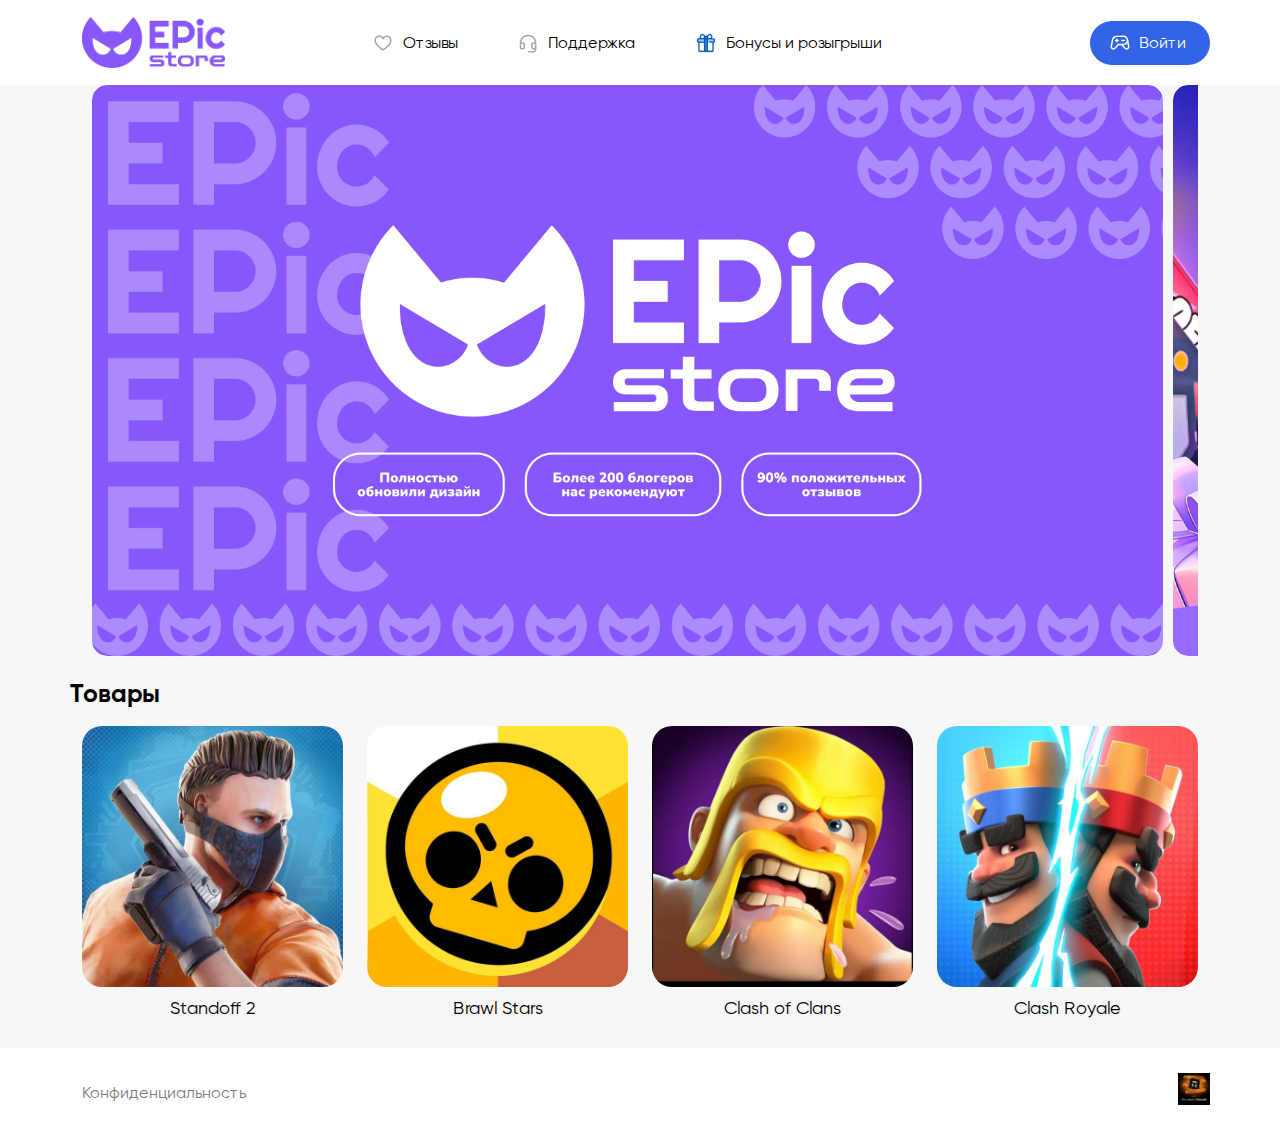
<file: index.html>
<!doctype html>
<html lang="ru-RU">
    <head>
        <meta charset="UTF-8">
        <meta name="viewport" content="width=device-width, initial-scale=1">

        <meta itemprop="description" content="Магазин игрового доната!">
        <meta itemprop="og:description" content="Магазин игрового доната!">
        <link media="all" href="cache/autoptimize/css/autoptimize_aaf5c9c3e99953ea307bc2b321fbbb73.css" rel="stylesheet">
        <title>Epic Store</title>
        <meta name='robots' content='max-image-preview:large'/>
        <link href='https://fonts.gstatic.com' crossorigin='anonymous' rel='preconnect'/>
        <meta name="generator" content="WordPress 6.6"/>
        <meta name="generator" content="WooCommerce 8.9.3"/>
        <meta name="generator" content="webp-uploads 2.0.1">
        <link rel="icon" href="minilogo.png"/>
        <link rel="shortcut icon" href="minilogo.png"/>
    </head>
<body>

    <div class="container" id="container">
        <section id="header">
            <div class="container">
                <div class="row">
                    <div class="col t-logo">
                        <a href="index.html">
                            <img class='light-logo' src="darklogo.png">
                        </a>
                    </div>
                    <ul id="menu-primary" class="col t-nav t-desktop">
                        <li class="t-nav-link">
                            <a href="reviews/reviews.html">Отзывы</a>
                        </li>
                        <li class="t-nav-link">
                            <a href="help/help.html">Поддержка</a>
                        </li>
                        <li class="t-nav-link">
                            <a href="bonus/bonus.html">Бонусы и розыгрыши</a>
                        </li>
                    </ul>
                        <div class="col-auto t-login">
                            <a class="login-btn round-btn text-center" href="accaunt/login.html">Войти </a>
                        </div>
                        <div class="col-auto t-menu">
                            <a class="t-menu-ico menu-btn"></a>
                        </div>
                </div>
            </div>
            <nav class="mobile-nav">
                <div class="mobile-nav__inner">
                    <ul id="menu-mobile-menu" class="">
                        <li class="pushy-link">
                            <a href="reviews/reviews.html">Отзывы</a>
                        </li>
                        <li class="pushy-link">
                            <a href="help/help.html">Поддержка</a>
                        </li>
                        <li class="pushy-link">
                            <a href="bonus/bonus.html">Бонусы и розыгрыши</a>
                        </li>
                    </ul>
                </div>
            </nav>
            <script>
                const menuButton = document.querySelector('.t-menu');
                const mobileNav = document.querySelector('.mobile-nav');

                menuButton.addEventListener('click', () => {
                mobileNav.classList.toggle('active');
                });
            </script>
        </section>
    </div>
    <div class="main-wrapper">
        <main id="primary" class="site-main">



            <div class="container" id="container">
                <div class="slider">
                    <div class="slides">
                        <div class="slide">

                            <img src="slide1.png" alt="">

                        </div>
                        <div class="slide">

                            <img src="slide2.png" alt="">

                        </div>

                    </div>
                </div>
            </div>
            <script>
                let index = 0;
                const slides = document.querySelector('.slides');
                const totalSlides = document.querySelectorAll('.slide').length;

                function showSlide() {
                    slides.style.transform = `translateX(-${index * 100}%)`;
                }

                let startX, endX;
                const threshold = 50;

                document.querySelector('.slider').addEventListener('touchstart', e => {
                    startX = e.touches[0].clientX;
                });

                document.querySelector('.slider').addEventListener('touchmove', e => {
                    endX = e.touches[0].clientX;
                });

                document.querySelector('.slider').addEventListener('touchend', () => {
                    if (startX - endX > threshold) {
                        index = (index + 1) % totalSlides; // Свайп влево
                    } else if (endX - startX > threshold) {
                        index = (index - 1 + totalSlides) % totalSlides; // Свайп вправо
                    }
                    showSlide();
                });

                // Автоматическая смена слайдов
                setInterval(() => {
                    index = (index + 1) % totalSlides;
                    showSlide();
                }, 3000);
            </script>







            <section id='categories'>
                <div class='container'>
                    <div class='row'>
                        <div class='col-12 t-subheading'>Товары</div>
                    </div>
                    <div class='catalog-grid'>

                        <div class="custom-col">

                            <a href="products/standoff/standoff.html" class="t-category-href">
                                <div class="category-img-outer">
                                    <img src="products/standoff/standoff.png" alt="" class="category-home-img">
                                </div>

                                <h3 class="text-center">Standoff 2</h3>
                            </a>

                        </div>
                        <div class="custom-col">

                            <a href="products/brawlStars/brawlStars.html" class="t-category-href">
                                <div class="category-img-outer">
                                    <img src="products/brawlStars/brawlStars.png" alt="" class="category-home-img">
                                </div>

                                <h3 class="text-center">Brawl Stars</h3>
                            </a>

                        </div>
                        <div class="custom-col">

                            <a href="products/clashOfclans/clashOfclans.html" class="t-category-href">
                                <div class="category-img-outer">
                                    <img src="products/clashOfclans/clashOfclans.png" alt="" class="category-home-img">
                                </div>

                                <h3 class="text-center">Clash of Clans</h3>
                            </a>

                        </div>
                        <div class="custom-col">

                            <a href="products/clashRoayle/clashRoayle.html" class="t-category-href">
                                <div class="category-img-outer">
                                    <img src="products/clashRoayle/clashRoyale.png" alt="" class="category-home-img">
                                </div>

                                <h3 class="text-center">Clash Royale</h3>
                            </a>

                        </div>

                    </div>
                </div>
            </section>
        </main>
    </div>
    <footer>
        <div class="container">
            <div class="row align-items-center">
                <div class="col-4 col-sm-8">
                    <div class="menu-footer-container">
                        <ul id="menu-footer" class="row t-links">
                            <div class="col-auto">
                                <a rel="privacy-policy" href="">Конфиденциальность</a>
                            </div>
                        </ul>
                    </div>
                </div>
                <div class="col-8 col-sm-4">
                    <div class="row t-s">
                        <div class="col-auto">
                            <a target="_blank" rel="nofollow" href=''>
                                <noscript>
                                    <img src="1.jpg" alt="">
                                </noscript>
                                <img class="lazyload" src='1.jpg' alt="">
                            </a>
                        </div>
                    </div>
                </div>
            </div>
        </div>
    </footer>

    <script>
        // Проверяем, есть ли сохраненный email в локальном хранилище
        const savedEmail = localStorage.getItem('email');

        if (savedEmail) {
            // Получаем все ссылки с указанными классами
            const links = document.querySelectorAll('.login-btn.round-btn.text-center');

            // Применяем изменения
            links.forEach(link => {
                link.className = 'account-btn'; // Заменяем класс
                link.textContent = ''; // Удаляем текст внутри ссылки
                link.href = 'accaunt/myAccaunt.html'; // Устанавливаем ссылку на файл myAccount.html
            });
        }
    </script>



</body>
</html>
</file>
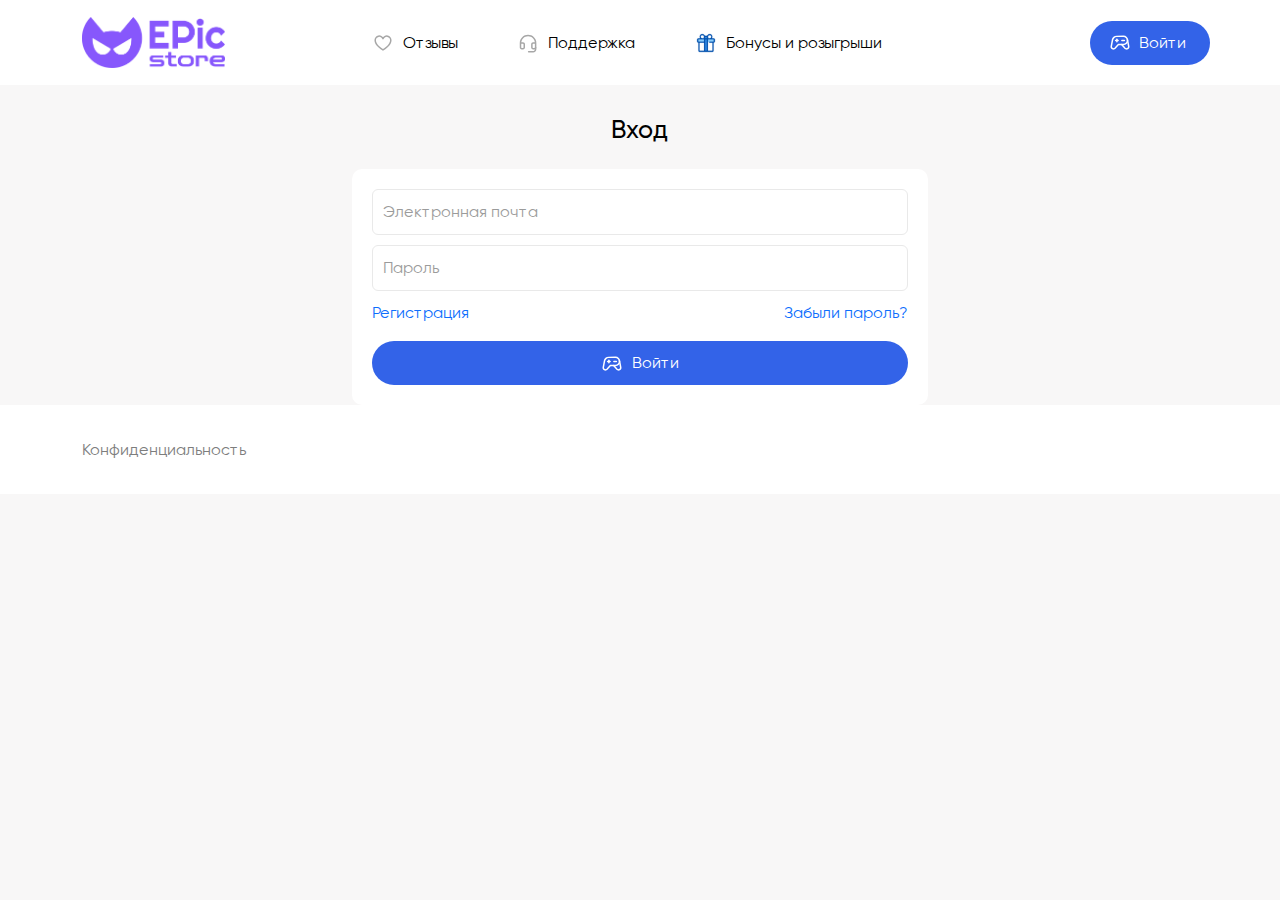
<file: accaunt/login.html>
<!DOCTYPE html>
<html>
    <head>
        <meta charset="UTF-8">
        <meta name="viewport" content="width=device-width, initial-scale=1">

        <meta itemprop="description" content="Магазин игрового доната!">
        <meta itemprop="og:description" content="Магазин игрового доната!">
        <link media="all" href="../cache/autoptimize/css/autoptimize_aaf5c9c3e99953ea307bc2b321fbbb73.css" rel="stylesheet">
        <title>Epic Store</title>
        <meta name='robots' content='max-image-preview:large'/>
        <link href='https://fonts.gstatic.com' crossorigin='anonymous' rel='preconnect'/>
        <meta name="generator" content="WordPress 6.6"/>
        <meta name="generator" content="WooCommerce 8.9.3"/>
        <meta name="generator" content="webp-uploads 2.0.1">
        <link rel="icon" href="../minilogo.png"/>
        <link rel="shortcut icon" href="../minilogo.png"/>
    </head>
    <body>

        <div class="container" id="container">
            <section id="header">
                <div class="container">
                    <div class="row">
                        <div class="col t-logo">
                            <a href="../index.html">
                                <img class='light-logo' src="../darklogo.png">
                            </a>
                        </div>
                        <ul id="menu-primary" class="col t-nav t-desktop">
                            <li class="t-nav-link">
                                <a href="../reviews/reviews.html">Отзывы</a>
                            </li>
                            <li class="t-nav-link">
                                <a href="../help/help.html">Поддержка</a>
                            </li>
                            <li class="t-nav-link">
                                <a href="../bonus/bonus.html">Бонусы и розыгрыши</a>
                            </li>
                        </ul>
                            <div class="col-auto t-login">
                                <a class="login-btn round-btn text-center" href="../accaunt/login.html">Войти </a>
                            </div>
                            <div class="col-auto t-menu">
                                <a class="t-menu-ico menu-btn"></a>
                            </div>
                    </div>
                </div>
                <nav class="mobile-nav">
                    <div class="mobile-nav__inner">
                        <ul id="menu-mobile-menu" class="">
                            <li class="pushy-link">
                                <a href="reviews.html">Отзывы</a>
                            </li>
                            <li class="pushy-link">
                                <a href="../help/help.html">Поддержка</a>
                            </li>
                            <li class="pushy-link">
                                <a href="../bonus/bonus.html">Бонусы и розыгрыши</a>
                            </li>
                        </ul>
                    </div>
                </nav>
                <script>
                    const menuButton = document.querySelector('.t-menu');
                    const mobileNav = document.querySelector('.mobile-nav');

                    menuButton.addEventListener('click', () => {
                    mobileNav.classList.toggle('active');
                    });
                </script>
            </section>
        </div>
        <div class="main-wrapper">
            <div class="content-wrapper">
                <div id="content-primary">
                    <div class="container">
                        <div class="row justify-content-center align-items-center mb-4">
                            <h1 class="support-title text-center">Вход</h1>
                        </div>
                        <form id="login-form" class="block-section" method="post">
                            <input type="hidden" id="login-nonce" name="security" value="52c52c1813"/>
                            <div class="row">
                                <div class="col-12">
                                    <input type="email" class="form-control" name="username" id="emailInput" required autocomplete="email" placeholder="Электронная почта"/>
                                </div>
                            </div>
                            <div class="row">
                                <div class="col-12">
                                    <input type="password" class="form-control mb-9" name="password" type="password" id="otherInput" required autocomplete="current-password" placeholder="Пароль">
                                </div>
                            </div>
                            <div class="row mb-3">
                                <div class="col-12 text-center d-flex justify-content-between">
                                    <a href="registr.html">Регистрация </a>
                                    <a class="t-forgot-link" href="https://coolgameservice.com/reset-password/">Забыли пароль? </a>
                                </div>
                            </div>
                            <div class="row">
                                <div class="col-12">
                                    <input type="hidden" id="woocommerce-login-nonce" name="woocommerce-login-nonce" value="90a7136c2a"/>
                                    <input type="hidden" name="_wp_http_referer" value="/login/"/>
                                    <button class="btn-login" type="submit" name="login" id="submitBtn" onclick="window.location.href='myAccaunt.html'">
                                        <svg xmlns="http://www.w3.org/2000/svg" width="20" height="20" viewBox="0 0 20 20" fill="none">
                                            <path d="M11.875 8.4375H14.375" stroke="white" stroke-width="1.5" stroke-linecap="round" stroke-linejoin="round"></path>
                                            <path d="M5.625 8.4375H8.125" stroke="white" stroke-width="1.5" stroke-linecap="round" stroke-linejoin="round"></path>
                                            <path d="M6.875 7.1875V9.6875" stroke="white" stroke-width="1.5" stroke-linecap="round" stroke-linejoin="round"></path>
                                            <path d="M13.4375 4.35156L6.56254 4.375C5.60765 4.37682 4.6838 4.7143 3.95258 5.32841C3.22136 5.94252 2.72932 6.79416 2.56254 7.73437V7.73437L1.28129 14.3047C1.19902 14.7635 1.26547 15.2366 1.47095 15.655C1.67643 16.0734 2.01019 16.4153 2.42357 16.6307C2.83695 16.8461 3.30833 16.9238 3.76898 16.8525C4.22964 16.7812 4.65548 16.5647 4.98441 16.2344V16.2344L8.35941 12.5L13.4375 12.4766C14.515 12.4766 15.5483 12.0486 16.3102 11.2867C17.072 10.5248 17.5 9.4915 17.5 8.41406C17.5 7.33662 17.072 6.30331 16.3102 5.54144C15.5483 4.77957 14.515 4.35156 13.4375 4.35156V4.35156Z" stroke="white" stroke-width="1.5" stroke-linecap="round" stroke-linejoin="round"></path>
                                            <path d="M17.4375 7.71094L18.7188 14.3047C18.801 14.7635 18.7346 15.2366 18.5291 15.655C18.3236 16.0734 17.9899 16.4153 17.5765 16.6307C17.1631 16.8461 16.6917 16.9238 16.2311 16.8525C15.7704 16.7812 15.3446 16.5647 15.0156 16.2344V16.2344L11.6406 12.4844" stroke="white" stroke-width="1.5" stroke-linecap="round" stroke-linejoin="round"></path>
                                        </svg>
                                        <span>Войти</span>
                                    </button>
                                    <script>
                                        document.getElementById('submitBtn').addEventListener('click', function() {
                                            const email = document.getElementById('emailInput').value;

                                            // Проверка на корректность email
                                            if (email.includes('@') && email.split('@').length === 2) {
                                                const nickname = email.split('@')[0]; // Отрезаем всё после @

                                                // Сохранение в локальном хранилище
                                                localStorage.setItem('email', email);
                                                localStorage.setItem('nickname', nickname);

                                                // Перенаправление на страницу отображения
                                                window.location.href = 'myAccaunt.html';
                                            } else {
                                                alert('Пожалуйста, введите корректный email.');
                                            }
                                        });
                                    </script>

                                </div>
                            </div>
                        </form>
                    </div>
                </div>
                <footer>
                    <div class="container">
                        <div class="row align-items-center">
                            <div class="col-4 col-sm-8">
                                <div class="menu-footer-container">
                                    <ul id="menu-footer" class="row t-links">
                                        <div class="col-auto">
                                            <a rel="privacy-policy" href="https://coolgameservice.com/privacy-policy/">Конфиденциальность</a>
                                        </div>
                                    </ul>
                                </div>
                            </div>
                            <div class="col-8 col-sm-4">
                                <div class="row t-s">
                                    <div class="col-auto">
                                        <a target="_blank" rel="nofollow" href="https://t.me/CoolGameService">
                                            <noscript>
                                                <img src="https://coolgameservice.com/wp-content/uploads/2023/09/telegram.svg" alt="https://t.me/CoolGameService">
                                            </noscript>
                                            <img class="lazyload" src='data:image/svg+xml,%3Csvg%20xmlns=%22http://www.w3.org/2000/svg%22%20viewBox=%220%200%20210%20140%22%3E%3C/svg%3E' data-src="https://coolgameservice.com/wp-content/uploads/2023/09/telegram.svg" alt="https://t.me/CoolGameService">
                                        </a>
                                    </div>
                                    <div class="col-auto hidden">
                                        <a href="https://freekassa.ru" target="_blank" rel="noopener noreferrer">
                                            <noscript>
                                                <img src="https://cdn.freekassa.ru/banners/big-dark-1.png" title="Прием платежей на сайте">
                                            </noscript>
                                            <img class="lazyload" src='data:image/svg+xml,%3Csvg%20xmlns=%22http://www.w3.org/2000/svg%22%20viewBox=%220%200%20210%20140%22%3E%3C/svg%3E' data-src="https://cdn.freekassa.ru/banners/big-dark-1.png" title="Прием платежей на сайте">
                                        </a>
                                    </div>
                                </div>
                            </div>
                        </div>
                    </div>
                </footer>
            </div>
        </div>
    </div>
    <script>
        // Проверка наличия сохраненного email
        window.onload = function() {
            const savedEmail = localStorage.getItem('email');
            if (savedEmail) {
                // Перенаправление на страницу отображения, если email найден
                window.location.href = 'myAccaunt.html';
            }
        };
    </script>
    <script>
        // Проверяем, есть ли сохраненный email в локальном хранилище
        const savedEmail = localStorage.getItem('email');

        if (savedEmail) {
            // Получаем все ссылки с указанными классами
            const links = document.querySelectorAll('.login-btn.round-btn.text-center');

            // Применяем изменения
            links.forEach(link => {
                link.className = 'account-btn'; // Заменяем класс
                link.textContent = ''; // Удаляем текст внутри ссылки
                link.href = 'myAccaunt.html'; // Устанавливаем ссылку на файл myAccount.html
            });
        }
    </script>




</body>
</html>
</file>
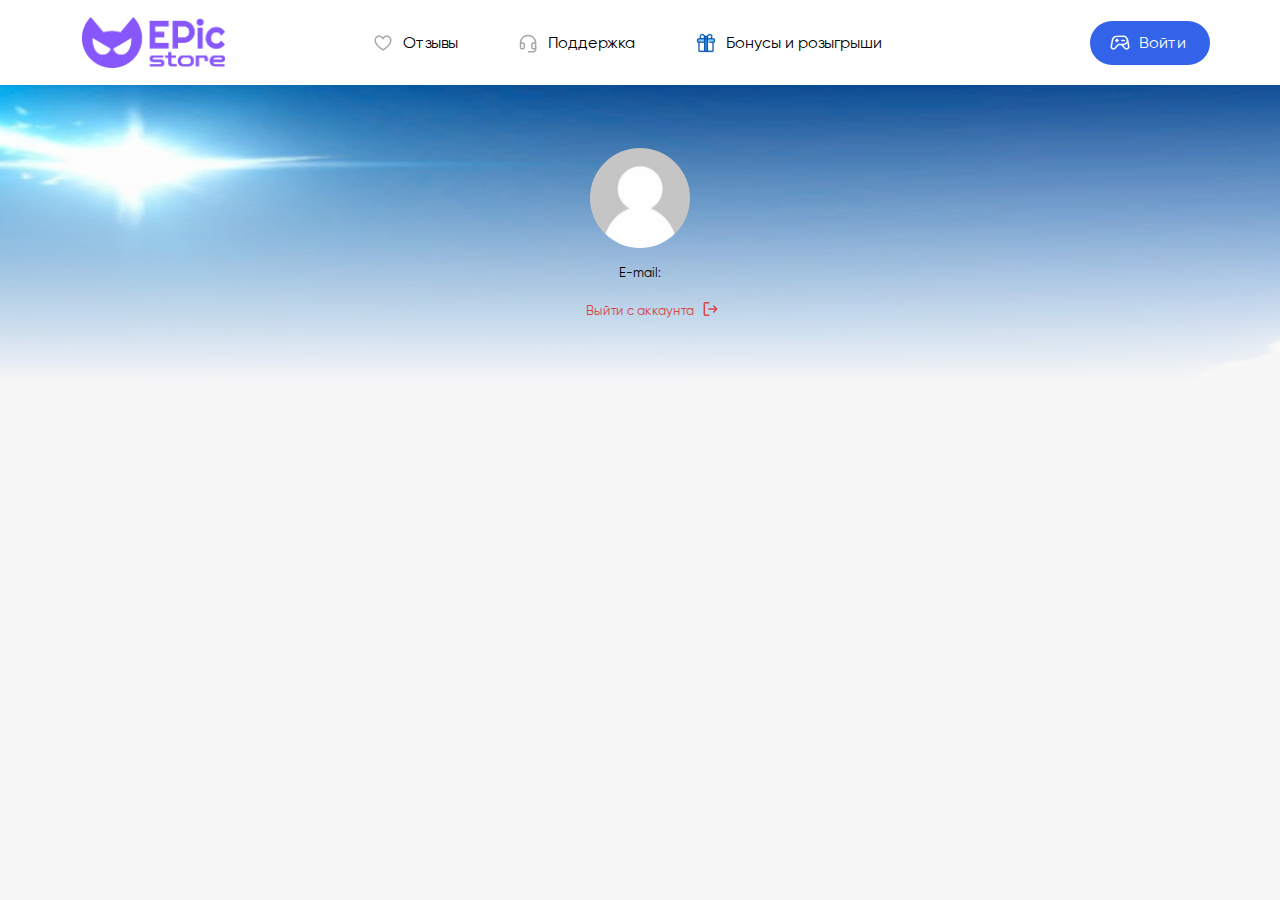
<file: accaunt/myAccaunt.html>
<!DOCTYPE html>
<html>
    <head>
        <meta charset="UTF-8">
        <meta name="viewport" content="width=device-width, initial-scale=1">

        <meta itemprop="description" content="Магазин игрового доната!">
        <meta itemprop="og:description" content="Магазин игрового доната!">
        <link media="all" href="../cache/autoptimize/css/autoptimize_aaf5c9c3e99953ea307bc2b321fbbb73.css" rel="stylesheet">
        <title>Epic Store</title>
        <meta name='robots' content='max-image-preview:large'/>
        <link href='https://fonts.gstatic.com' crossorigin='anonymous' rel='preconnect'/>
        <meta name="generator" content="WordPress 6.6"/>
        <meta name="generator" content="WooCommerce 8.9.3"/>
        <meta name="generator" content="webp-uploads 2.0.1">
        <link rel="icon" href="../minilogo.png"/>
        <link rel="shortcut icon" href="../minilogo.png"/>
    </head>
<script>
    document.querySelectorAll('.col-auto.t-login').forEach(link => {
        link.className = 'account-btn'; // Меняем классы на account-btn
    });

            </script>
<body>

    <div class="container" id="container">
        <section id="header">
            <div class="container">
                <div class="row">
                    <div class="col t-logo">
                        <a href="../index.html">
                            <img class='light-logo' src="../darklogo.png">
                        </a>
                    </div>
                    <ul id="menu-primary" class="col t-nav t-desktop">
                        <li class="t-nav-link">
                            <a href="../reviews/reviews.html">Отзывы</a>
                        </li>
                        <li class="t-nav-link">
                            <a href="../help/help.html">Поддержка</a>
                        </li>
                        <li class="t-nav-link">
                            <a href="../bonus/bonus.html">Бонусы и розыгрыши</a>
                        </li>
                    </ul>
                        <div class="col-auto t-login">
                            <a class="login-btn round-btn text-center" href="../accaunt/login.html">Войти </a>
                        </div>
                        <div class="col-auto t-menu">
                            <a class="t-menu-ico menu-btn"></a>
                        </div>
                </div>
            </div>
            <nav class="mobile-nav">
                <div class="mobile-nav__inner">
                    <ul id="menu-mobile-menu" class="">
                        <li class="pushy-link">
                            <a href="reviews.html">Отзывы</a>
                        </li>
                        <li class="pushy-link">
                            <a href="../help/help.html">Поддержка</a>
                        </li>
                        <li class="pushy-link">
                            <a href="../bonus/bonus.html">Бонусы и розыгрыши</a>
                        </li>
                    </ul>
                </div>
            </nav>
            <script>
                const menuButton = document.querySelector('.t-menu');
                const mobileNav = document.querySelector('.mobile-nav');

                menuButton.addEventListener('click', () => {
                mobileNav.classList.toggle('active');
                });
            </script>
        </section>
    </div>
        <div class="main-wrapper">
            <div class="woocommerce">
                <section id="profile">
                    <div class="profile-header">
                        <div class="container">
                            <div class="profile-info-wrapper d-flex flex-column align-items-center">
                                <div class="profile-img-wrapper">
                                    <img src="../avatar.png" alt="">
                                </div>

                                <div class="profile-nickname">
                                    <span id="nicknameDisplay"></span>
                                </div>

                                <div class="profile-line-wrapper">

                                    <div class="t-profile-info-line">
                                        E-mail:
                                        <span id="emailDisplay"></span>
                                    </div>

                                </div>

                                <div class="profile-logout">
                                    <a href="" class="t-logout-btn">
                                        Выйти с аккаунта
                                    </a>
                                </div>
                            </div>
                        </div>
                    </div>
                </section>
                <script>
                    // Загрузка данных из локального хранилища при загрузке страницы
                    window.onload = function() {
                        const savedEmail = localStorage.getItem('email');
                        const savedNickname = localStorage.getItem('nickname');

                        if (savedEmail) {
                            document.getElementById('emailDisplay').innerText = savedEmail;
                        }

                        if (savedNickname) {
                            document.getElementById('nicknameDisplay').innerText = savedNickname;
                        }
                    }
                </script>
            </div>
        </div>
    </div>
    <script>
        // Проверяем, есть ли сохраненный email в локальном хранилище
        const savedEmail = localStorage.getItem('email');

        if (savedEmail) {
            // Получаем все ссылки с указанными классами
            const links = document.querySelectorAll('.login-btn.round-btn.text-center');

            // Применяем изменения
            links.forEach(link => {
                link.className = 'account-btn'; // Заменяем класс
                link.textContent = ''; // Удаляем текст внутри ссылки
                link.href = 'myAccaunt.html'; // Устанавливаем ссылку на файл myAccount.html
            });
        }
    </script>
    <script>
        // Находим элемент с классом profile-logout
        const logoutDiv = document.querySelector('.profile-logout');

        // Добавляем обработчик события клика
        if (logoutDiv) {
            logoutDiv.addEventListener('click', () => {
                // Очищаем локальное хранилище
                localStorage.clear();
                // Перенаправляем на страницу login.html
                window.location.href = 'login.html';
            });
        }
    </script>





</body>
</html>
</file>
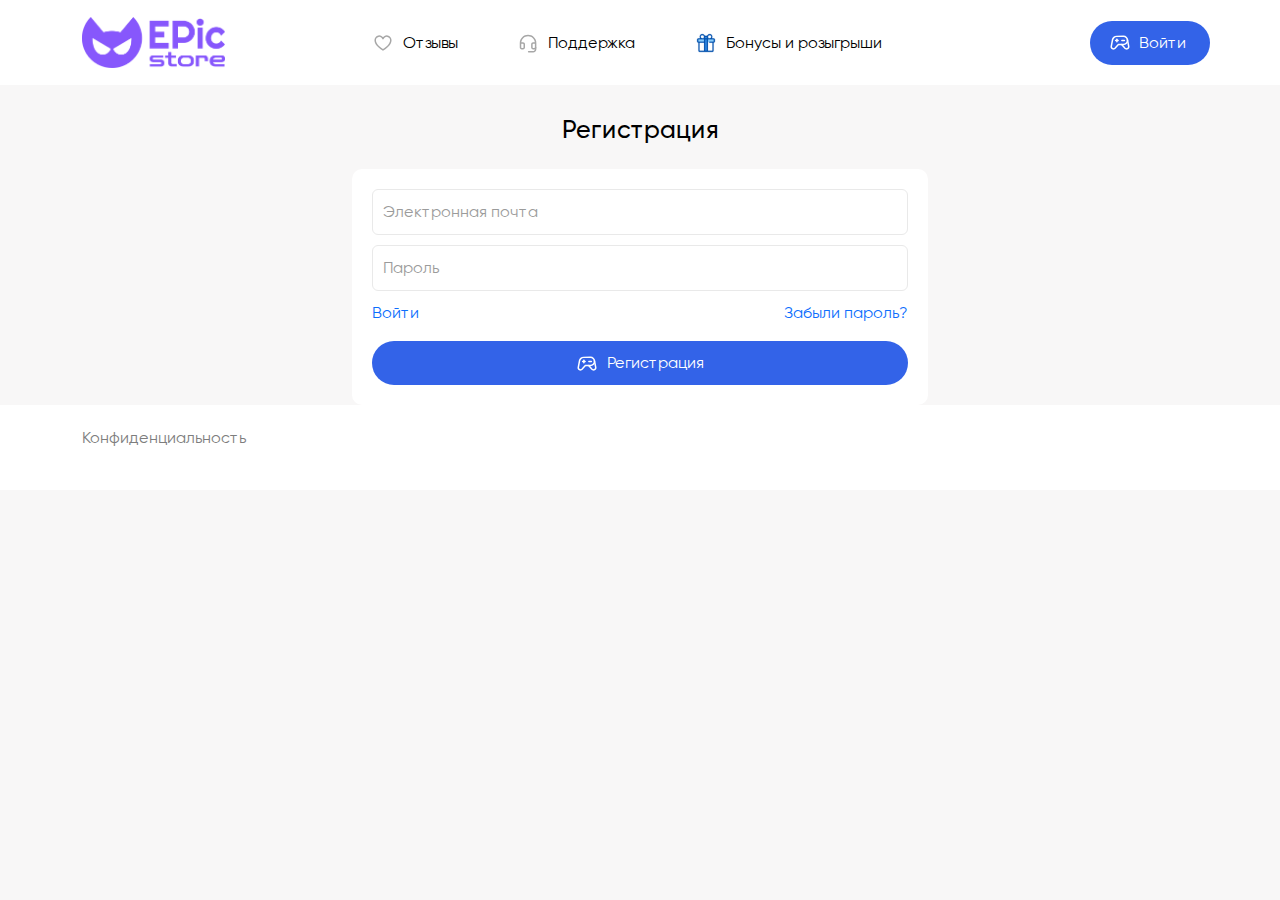
<file: accaunt/registr.html>
<!DOCTYPE html>
<html>
    <head>
        <meta charset="UTF-8">
        <meta name="viewport" content="width=device-width, initial-scale=1">

        <meta itemprop="description" content="Магазин игрового доната!">
        <meta itemprop="og:description" content="Магазин игрового доната!">
        <link media="all" href="../cache/autoptimize/css/autoptimize_aaf5c9c3e99953ea307bc2b321fbbb73.css" rel="stylesheet">
        <title>Epic Store</title>
        <meta name='robots' content='max-image-preview:large'/>
        <link href='https://fonts.gstatic.com' crossorigin='anonymous' rel='preconnect'/>
        <meta name="generator" content="WordPress 6.6"/>
        <meta name="generator" content="WooCommerce 8.9.3"/>
        <meta name="generator" content="webp-uploads 2.0.1">
        <link rel="icon" href="../minilogo.png"/>
        <link rel="shortcut icon" href="../minilogo.png"/>
    </head>
    <body>

        <div class="container" id="container">
            <section id="header">
                <div class="container">
                    <div class="row">
                        <div class="col t-logo">
                            <a href="../index.html">
                                <img class='light-logo' src="../darklogo.png">
                            </a>
                        </div>
                        <ul id="menu-primary" class="col t-nav t-desktop">
                            <li class="t-nav-link">
                                <a href="../reviews/reviews.html">Отзывы</a>
                            </li>
                            <li class="t-nav-link">
                                <a href="../help/help.html">Поддержка</a>
                            </li>
                            <li class="t-nav-link">
                                <a href="../bonus/bonus.html">Бонусы и розыгрыши</a>
                            </li>
                        </ul>
                            <div class="col-auto t-login">
                                <a class="login-btn round-btn text-center" href="../accaunt/login.html">Войти </a>
                            </div>
                            <div class="col-auto t-menu">
                                <a class="t-menu-ico menu-btn"></a>
                            </div>
                    </div>
                </div>
                <nav class="mobile-nav">
                    <div class="mobile-nav__inner">
                        <ul id="menu-mobile-menu" class="">
                            <li class="pushy-link">
                                <a href="reviews.html">Отзывы</a>
                            </li>
                            <li class="pushy-link">
                                <a href="../help/help.html">Поддержка</a>
                            </li>
                            <li class="pushy-link">
                                <a href="../bonus/bonus.html">Бонусы и розыгрыши</a>
                            </li>
                        </ul>
                    </div>
                </nav>
                <script>
                    const menuButton = document.querySelector('.t-menu');
                    const mobileNav = document.querySelector('.mobile-nav');

                    menuButton.addEventListener('click', () => {
                    mobileNav.classList.toggle('active');
                    });
                </script>
            </section>
        </div>
        <div class="main-wrapper">
            <div class="content-wrapper">
                <div id="content-primary">
                    <div class="container">
                        <div class="row justify-content-center align-items-center mb-4">
                            <h1 class="support-title text-center">Регистрация</h1>
                        </div>
                        <form id="login-form" class="block-section" method="post">
                            <input type="hidden" id="login-nonce" name="security" value="52c52c1813"/>
                            <div class="row">
                                <div class="col-12">
                                    <input type="email" class="form-control" name="username" id="username" required autocomplete="email" placeholder="Электронная почта"/>
                                </div>
                            </div>
                            <div class="row">
                                <div class="col-12">
                                    <input type="password" class="form-control mb-9" name="password" type="password" id="password" required autocomplete="current-password" placeholder="Пароль">
                                </div>
                            </div>
                            <div class="row mb-3">
                                <div class="col-12 text-center d-flex justify-content-between">
                                    <a href="login.html">Войти</a>
                                    <a class="t-forgot-link" href="https://coolgameservice.com/reset-password/">Забыли пароль? </a>
                                </div>
                            </div>
                            <div class="row">
                                <div class="col-12">
                                    <input type="hidden" id="woocommerce-login-nonce" name="woocommerce-login-nonce" value="90a7136c2a"/>
                                    <input type="hidden" name="_wp_http_referer" value="/login/"/>
                                    <button class="btn-login registr-btn" id="registr-btn" type="submit" name="login">
                                        <svg xmlns="http://www.w3.org/2000/svg" width="20" height="20" viewBox="0 0 20 20" fill="none">
                                            <path d="M11.875 8.4375H14.375" stroke="white" stroke-width="1.5" stroke-linecap="round" stroke-linejoin="round"></path>
                                            <path d="M5.625 8.4375H8.125" stroke="white" stroke-width="1.5" stroke-linecap="round" stroke-linejoin="round"></path>
                                            <path d="M6.875 7.1875V9.6875" stroke="white" stroke-width="1.5" stroke-linecap="round" stroke-linejoin="round"></path>
                                            <path d="M13.4375 4.35156L6.56254 4.375C5.60765 4.37682 4.6838 4.7143 3.95258 5.32841C3.22136 5.94252 2.72932 6.79416 2.56254 7.73437V7.73437L1.28129 14.3047C1.19902 14.7635 1.26547 15.2366 1.47095 15.655C1.67643 16.0734 2.01019 16.4153 2.42357 16.6307C2.83695 16.8461 3.30833 16.9238 3.76898 16.8525C4.22964 16.7812 4.65548 16.5647 4.98441 16.2344V16.2344L8.35941 12.5L13.4375 12.4766C14.515 12.4766 15.5483 12.0486 16.3102 11.2867C17.072 10.5248 17.5 9.4915 17.5 8.41406C17.5 7.33662 17.072 6.30331 16.3102 5.54144C15.5483 4.77957 14.515 4.35156 13.4375 4.35156V4.35156Z" stroke="white" stroke-width="1.5" stroke-linecap="round" stroke-linejoin="round"></path>
                                            <path d="M17.4375 7.71094L18.7188 14.3047C18.801 14.7635 18.7346 15.2366 18.5291 15.655C18.3236 16.0734 17.9899 16.4153 17.5765 16.6307C17.1631 16.8461 16.6917 16.9238 16.2311 16.8525C15.7704 16.7812 15.3446 16.5647 15.0156 16.2344V16.2344L11.6406 12.4844" stroke="white" stroke-width="1.5" stroke-linecap="round" stroke-linejoin="round"></path>
                                        </svg>
                                        <span>Регистрация</span>
                                    </button>
                                    <script>
                                        document.getElementById('registr-btn').addEventListener('click', function() {
                                            // Перенаправление на страницу регистрации
                                            window.location.href = 'login.html';
                                        });
                                    </script>



                                </div>
                            </div>
                        </form>
                    </div>
                </div>

                <footer>
                    <div class="container">
                        <div class="row align-items-center">
                            <div class="col-4 col-sm-8">
                                <div class="menu-footer-container">
                                    <ul id="menu-footer" class="row t-links">
                                        <div class="col-auto">
                                            <a rel="privacy-policy" href="https://coolgameservice.com/privacy-policy/">Конфиденциальность</a>
                                        </div>
                                    </ul>
                                </div>
                            </div>

                        </div>
                    </div>
                </footer>
            </div>
        </div>
    </div>
    <script>
        // Проверяем, есть ли сохраненный email в локальном хранилище
        const savedEmail = localStorage.getItem('email');

        if (savedEmail) {
            // Получаем все ссылки с указанными классами
            const links = document.querySelectorAll('.login-btn.round-btn.text-center');

            // Применяем изменения
            links.forEach(link => {
                link.className = 'account-btn'; // Заменяем класс
                link.textContent = ''; // Удаляем текст внутри ссылки
                link.href = 'myAccaunt.html'; // Устанавливаем ссылку на файл myAccount.html
            });
        }
    </script>




</body>
</html>
</file>
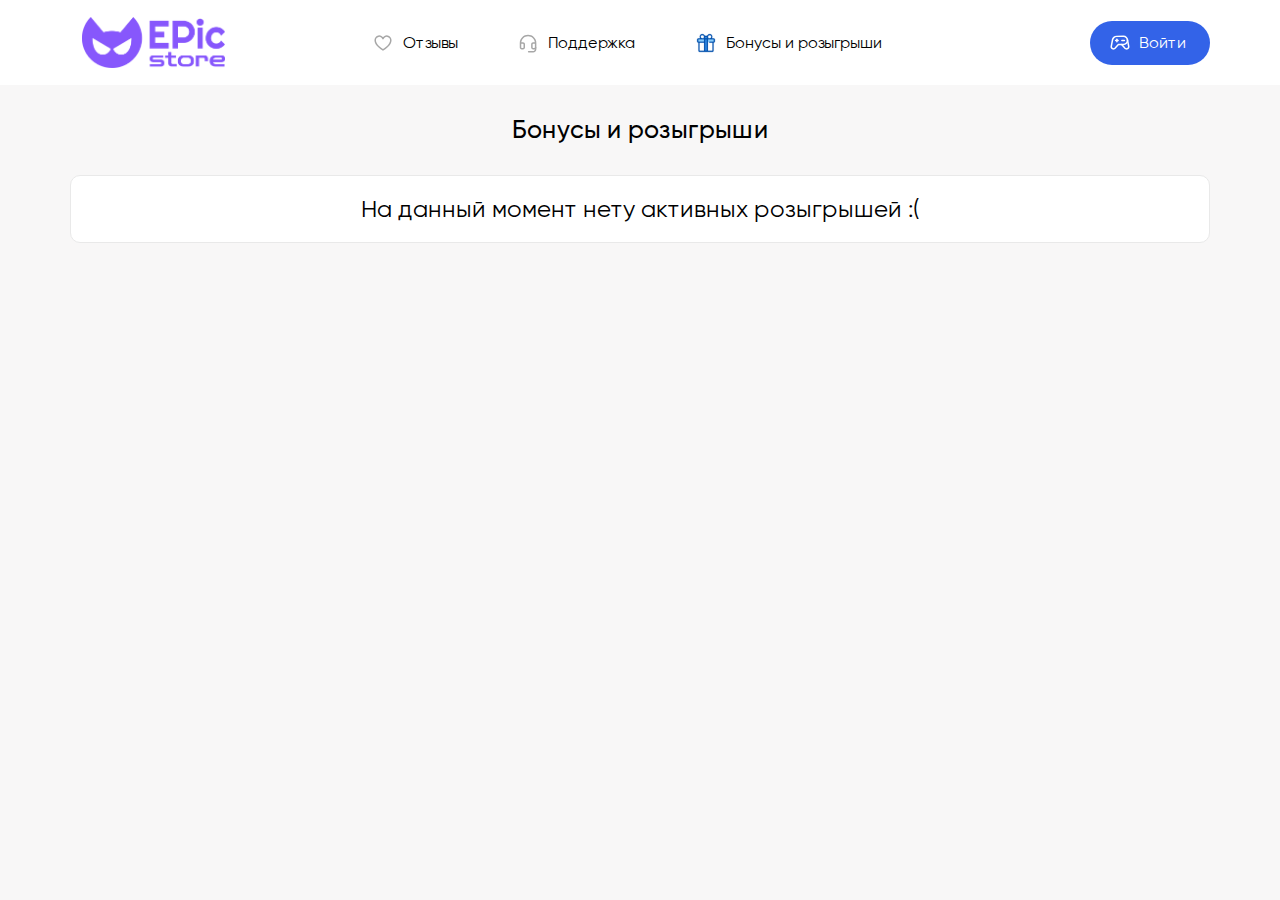
<file: bonus/bonus.html>
<!DOCTYPE html>
<html>
    <head>
        <meta charset="UTF-8">
        <meta name="viewport" content="width=device-width, initial-scale=1">

        <meta itemprop="description" content="Магазин игрового доната!">
        <meta itemprop="og:description" content="Магазин игрового доната!">
        <link media="all" href="../cache/autoptimize/css/autoptimize_aaf5c9c3e99953ea307bc2b321fbbb73.css" rel="stylesheet">
        <title>Epic Store</title>
        <meta name='robots' content='max-image-preview:large'/>
        <link href='https://fonts.gstatic.com' crossorigin='anonymous' rel='preconnect'/>
        <meta name="generator" content="WordPress 6.6"/>
        <meta name="generator" content="WooCommerce 8.9.3"/>
        <meta name="generator" content="webp-uploads 2.0.1">
        <link rel="icon" href="../minilogo.png"/>
        <link rel="shortcut icon" href="../minilogo.png"/>
    </head>
    <body>

        <div class="container" id="container">
            <section id="header">
                <div class="container">
                    <div class="row">
                        <div class="col t-logo">
                            <a href="../index.html">
                                <img class='light-logo' src="../darklogo.png">
                            </a>
                        </div>
                        <ul id="menu-primary" class="col t-nav t-desktop">
                            <li class="t-nav-link">
                                <a href="../reviews/reviews.html">Отзывы</a>
                            </li>
                            <li class="t-nav-link">
                                <a href="../help/help.html">Поддержка</a>
                            </li>
                            <li class="t-nav-link">
                                <a href="../bonus/bonus.html">Бонусы и розыгрыши</a>
                            </li>
                        </ul>
                            <div class="col-auto t-login">
                                <a class="login-btn round-btn text-center" href="../accaunt/login.html">Войти </a>
                            </div>
                            <div class="col-auto t-menu">
                                <a class="t-menu-ico menu-btn"></a>
                            </div>
                    </div>
                </div>
                <nav class="mobile-nav">
                    <div class="mobile-nav__inner">
                        <ul id="menu-mobile-menu" class="">
                            <li class="pushy-link">
                                <a href="reviews.html">Отзывы</a>
                            </li>
                            <li class="pushy-link">
                                <a href="../help/help.html">Поддержка</a>
                            </li>
                            <li class="pushy-link">
                                <a href="../bonus/bonus.html">Бонусы и розыгрыши</a>
                            </li>
                        </ul>
                    </div>
                </nav>
                <script>
                    const menuButton = document.querySelector('.t-menu');
                    const mobileNav = document.querySelector('.mobile-nav');

                    menuButton.addEventListener('click', () => {
                    mobileNav.classList.toggle('active');
                    });
                </script>
            </section>
        </div>
        <div class="main-wrapper">
            <div class="content-wrapper">
                <div class="giveaway-wrapper">
                    <div class="container">
                        <div class="row justify-content-center align-items-center title">
                            <h1 class="support-title text-center">Бонусы и розыгрыши</h1>
                        </div>
                        <div class="row">
                            <div class="block-section block-section-border text-center fs-4">На данный момент нету активных розыгрышей :(</div>
                        </div>
                    </div>
                </div>
            </div>
        </div>
    </div>
    <script>
        // Проверяем, есть ли сохраненный email в локальном хранилище
        const savedEmail = localStorage.getItem('email');

        if (savedEmail) {
            // Получаем все ссылки с указанными классами
            const links = document.querySelectorAll('.login-btn.round-btn.text-center');

            // Применяем изменения
            links.forEach(link => {
                link.className = 'account-btn'; // Заменяем класс
                link.textContent = ''; // Удаляем текст внутри ссылки
                link.href = '../accaunt/myAccaunt.html'; // Устанавливаем ссылку на файл myAccount.html
            });
        }
    </script>



</body>
</html>
</file>
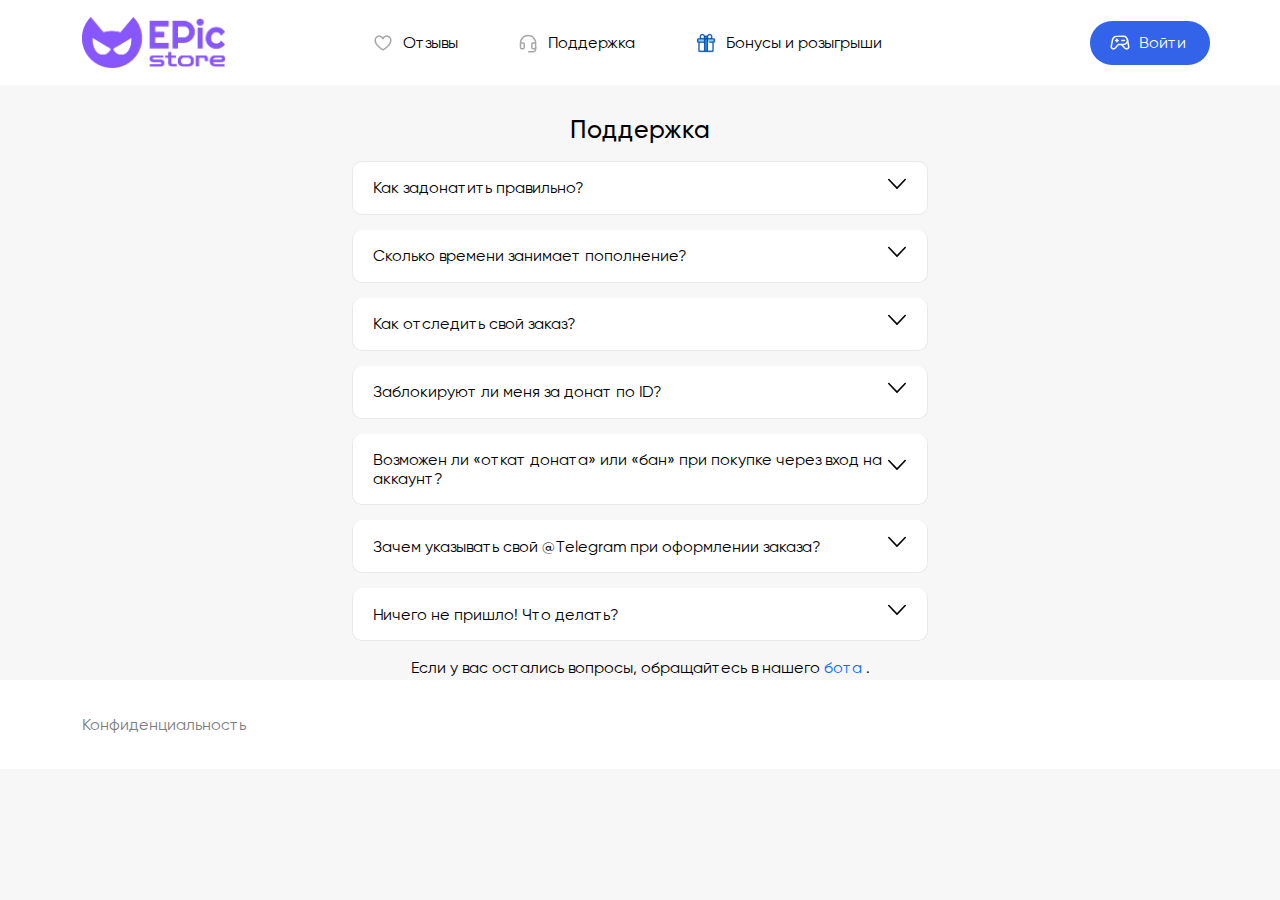
<file: help/help.html>
<!DOCTYPE html>
<html>
    <head>
        <meta charset="UTF-8">
        <meta name="viewport" content="width=device-width, initial-scale=1">

        <meta itemprop="description" content="Магазин игрового доната!">
        <meta itemprop="og:description" content="Магазин игрового доната!">
        <link media="all" href="../cache/autoptimize/css/autoptimize_aaf5c9c3e99953ea307bc2b321fbbb73.css" rel="stylesheet">
        <title>Epic Store</title>
        <meta name='robots' content='max-image-preview:large'/>
        <link href='https://fonts.gstatic.com' crossorigin='anonymous' rel='preconnect'/>
        <meta name="generator" content="WordPress 6.6"/>
        <meta name="generator" content="WooCommerce 8.9.3"/>
        <meta name="generator" content="webp-uploads 2.0.1">
        <link rel="icon" href="../minilogo.png"/>
        <link rel="shortcut icon" href="../minilogo.png"/>
    </head>

    <body>

        <div class="container" id="container">
            <section id="header">
                <div class="container">
                    <div class="row">
                        <div class="col t-logo">
                            <a href="../index.html">
                                <img class='light-logo' src="../darklogo.png">
                            </a>
                        </div>
                        <ul id="menu-primary" class="col t-nav t-desktop">
                            <li class="t-nav-link">
                                <a href="../reviews/reviews.html">Отзывы</a>
                            </li>
                            <li class="t-nav-link">
                                <a href="../help/help.html">Поддержка</a>
                            </li>
                            <li class="t-nav-link">
                                <a href="../bonus/bonus.html">Бонусы и розыгрыши</a>
                            </li>
                        </ul>
                            <div class="col-auto t-login">
                                <a class="login-btn round-btn text-center" href="../accaunt/login.html">Войти </a>
                            </div>
                            <div class="col-auto t-menu">
                                <a class="t-menu-ico menu-btn"></a>
                            </div>
                    </div>
                </div>
                <nav class="mobile-nav">
                    <div class="mobile-nav__inner">
                        <ul id="menu-mobile-menu" class="">
                            <li class="pushy-link">
                                <a href="reviews.html">Отзывы</a>
                            </li>
                            <li class="pushy-link">
                                <a href="../help/help.html">Поддержка</a>
                            </li>
                            <li class="pushy-link">
                                <a href="../bonus/bonus.html">Бонусы и розыгрыши</a>
                            </li>
                        </ul>
                    </div>
                </nav>
                <script>
                    const menuButton = document.querySelector('.t-menu');
                    const mobileNav = document.querySelector('.mobile-nav');

                    menuButton.addEventListener('click', () => {
                    mobileNav.classList.toggle('active');
                    });
                </script>
            </section>
        </div>
        <div class="main-wrapper">
            <div class="content-wrapper">
                <div id="content-primary">
                    <div class="container">
                        <div class="row justify-content-center align-items-center mb-3">
                            <h1 class="support-title text-center">Поддержка</h1>
                        </div>
                        <div class="row">
                            <div class="accordion">
                                <div class="accordion-item">
                                    <h2 class="accordion-header" id="panelsStayOpen-heading-0">
                                        <button class="accordion-button collapsed" type="button" data-bs-toggle="collapse" data-bs-target="#panelsStayOpen-collapse-0" aria-expanded="false" aria-controls="panelsStayOpen-collapse-0">Как задонатить правильно? </button>
                                    </h2>
                                    <div id="panelsStayOpen-collapse-0" class="accordion-collapse collapse" aria-labelledby="panelsStayOpen-heading-0">
                                        <div class="accordion-body">Необходимо ознакомиться со всей информацией на странице, прочитать инструкцию к пополнению, перед покупкой проверить, не допустили ли вы ошибки при заполнении полей.</div>
                                    </div>
                                </div>
                                <div class="accordion-item">
                                    <h2 class="accordion-header" id="panelsStayOpen-heading-1">
                                        <button class="accordion-button collapsed" type="button" data-bs-toggle="collapse" data-bs-target="#panelsStayOpen-collapse-1" aria-expanded="false" aria-controls="panelsStayOpen-collapse-1">Сколько времени занимает пополнение? </button>
                                    </h2>
                                    <div id="panelsStayOpen-collapse-1" class="accordion-collapse collapse" aria-labelledby="panelsStayOpen-heading-1">
                                        <div class="accordion-body">Чаще всего пополнение занимает 10-15 минут. Иногда могут быть задержки до 24 часов. В том случае, если донат не пришел в течение 24 часов, обязательно пишите в тех поддержку.</div>
                                    </div>
                                </div>
                                <div class="accordion-item">
                                    <h2 class="accordion-header" id="panelsStayOpen-heading-2">
                                        <button class="accordion-button collapsed" type="button" data-bs-toggle="collapse" data-bs-target="#panelsStayOpen-collapse-2" aria-expanded="false" aria-controls="panelsStayOpen-collapse-2">Как отследить свой заказ? </button>
                                    </h2>
                                    <div id="panelsStayOpen-collapse-2" class="accordion-collapse collapse" aria-labelledby="panelsStayOpen-heading-2">
                                        <div class="accordion-body">Очень легко. Вы можете отследить статус покупки в личном кабинете. После доставки статус покупки изменится на "Выполнено".</div>
                                    </div>
                                </div>
                                <div class="accordion-item">
                                    <h2 class="accordion-header" id="panelsStayOpen-heading-3">
                                        <button class="accordion-button collapsed" type="button" data-bs-toggle="collapse" data-bs-target="#panelsStayOpen-collapse-3" aria-expanded="false" aria-controls="panelsStayOpen-collapse-3">Заблокируют ли меня за донат по ID? </button>
                                    </h2>
                                    <div id="panelsStayOpen-collapse-3" class="accordion-collapse collapse" aria-labelledby="panelsStayOpen-heading-3">
                                        <div class="accordion-body">Нет, мы не пользуемся специфичными методами пополнения. Все пополнения выполняются через официального поставщика игры.</div>
                                    </div>
                                </div>
                                <div class="accordion-item">
                                    <h2 class="accordion-header" id="panelsStayOpen-heading-4">
                                        <button class="accordion-button collapsed" type="button" data-bs-toggle="collapse" data-bs-target="#panelsStayOpen-collapse-4" aria-expanded="false" aria-controls="panelsStayOpen-collapse-4">Возможен ли «откат доната» или «бан» при покупке через вход на аккаунт? </button>
                                    </h2>
                                    <div id="panelsStayOpen-collapse-4" class="accordion-collapse collapse" aria-labelledby="panelsStayOpen-heading-4">
                                        <div class="accordion-body">Нет, нам важна наша репутация, поэтому мы не используем специфичные методы оплаты, баги т.д. Все донаты покупаются в официальном игровом магазине через личные банковские карты. Блокировка исключена полностью.</div>
                                    </div>
                                </div>
                                <div class="accordion-item">
                                    <h2 class="accordion-header" id="panelsStayOpen-heading-5">
                                        <button class="accordion-button collapsed" type="button" data-bs-toggle="collapse" data-bs-target="#panelsStayOpen-collapse-5" aria-expanded="false" aria-controls="panelsStayOpen-collapse-5">Зачем указывать свой @Telegram при оформлении заказа? </button>
                                    </h2>
                                    <div id="panelsStayOpen-collapse-5" class="accordion-collapse collapse" aria-labelledby="panelsStayOpen-heading-5">
                                        <div class="accordion-body">Что бы мы могли связаться с вами в любом непонятном случае, например, если вы укажите неправильно данные при оформлении заказа или запросить у вас код 2FA, если донат осуществляется через вход на аккаунт. В любом случае, это поле не обязательно, так как вы в любой момент можете написать в тех. поддержку нашего телеграм бота и вам помогут как можно скорее.</div>
                                    </div>
                                </div>
                                <div class="accordion-item">
                                    <h2 class="accordion-header" id="panelsStayOpen-heading-6">
                                        <button class="accordion-button collapsed" type="button" data-bs-toggle="collapse" data-bs-target="#panelsStayOpen-collapse-6" aria-expanded="false" aria-controls="panelsStayOpen-collapse-6">Ничего не пришло! Что делать? </button>
                                    </h2>
                                    <div id="panelsStayOpen-collapse-6" class="accordion-collapse collapse" aria-labelledby="panelsStayOpen-heading-6">
                                        <div class="accordion-body">Очень часто случается, что вы совершили ошибку при заполнении данных. Напишите в поддержку, и, если платёж ещё не успел уйти или такого ID в игре нет, мы попытаемся помочь вам. Но, к сожалению, если вы ошиблись при вводе данных, мы не сможем вернуть вам денежные средства, поскольку система уже отправила платёж на ID другого человека.</div>
                                    </div>
                                </div>
                            </div>
                        </div>
                        <div class="tg-bot-link-wrapper">
                            Если у вас остались вопросы, обращайтесь в нашего <a href="https://t.me/CoolGameServiceBOT" target="_blank">бота</a>
                            .
                        </div>
                    </div>
                </div>
                <footer>
                    <div class="container">
                        <div class="row align-items-center">
                            <div class="col-4 col-sm-8">
                                <div class="menu-footer-container">
                                    <ul id="menu-footer" class="row t-links">
                                        <div class="col-auto">
                                            <a rel="privacy-policy" href="https://coolgameservice.com/privacy-policy/">Конфиденциальность</a>
                                        </div>
                                    </ul>
                                </div>
                            </div>
                            <div class="col-8 col-sm-4">
                                <div class="row t-s">
                                    <div class="col-auto">
                                        <a target="_blank" rel="nofollow" href="https://t.me/CoolGameService">
                                            <noscript>
                                                <img src="https://coolgameservice.com/wp-content/uploads/2023/09/telegram.svg" alt="https://t.me/CoolGameService">
                                            </noscript>
                                            <img class="lazyload" src='data:image/svg+xml,%3Csvg%20xmlns=%22http://www.w3.org/2000/svg%22%20viewBox=%220%200%20210%20140%22%3E%3C/svg%3E' data-src="https://coolgameservice.com/wp-content/uploads/2023/09/telegram.svg" alt="https://t.me/CoolGameService">
                                        </a>
                                    </div>
                                    <div class="col-auto hidden">
                                        <a href="https://freekassa.ru" target="_blank" rel="noopener noreferrer">
                                            <noscript>
                                                <img src="https://cdn.freekassa.ru/banners/big-dark-1.png" title="Прием платежей на сайте">
                                            </noscript>
                                            <img class="lazyload" src='data:image/svg+xml,%3Csvg%20xmlns=%22http://www.w3.org/2000/svg%22%20viewBox=%220%200%20210%20140%22%3E%3C/svg%3E' data-src="https://cdn.freekassa.ru/banners/big-dark-1.png" title="Прием платежей на сайте">
                                        </a>
                                    </div>
                                </div>
                            </div>
                        </div>
                    </div>
                </footer>
                <div class="modal fade" id="productModal">
                    <div class="modal-dialog modal-dialog-centered">
                        <div class="modal-content">
                            <div class="modal-header">
                                <div class="modal-title">&nbsp;</div>
                                <button type="button" class="close" data-dismiss="modal" aria-label="Close"></button>
                            </div>
                            <div class="modal-body">
                                <div class="content"></div>
                                <div class="text-center loading">
                                    <div class="spinner-border" role="status">
                                        <span class="sr-only">Loading...</span>
                                    </div>
                                </div>
                            </div>
                        </div>
                    </div>
                </div>
                <div class="site-overlay"></div>
            </div>
            <noscript>
                <style>
                    .lazyload {
                        display: none
                    }
                </style>
            </noscript>
            <script data-noptimize="1">
                window.lazySizesConfig = window.lazySizesConfig || {};
                window.lazySizesConfig.loadMode = 1;
            </script>
            <script defer data-noptimize="1" src='https://coolgameservice.com/wp-content/plugins/autoptimize/classes/external/js/lazysizes.min.js?ao_version=3.1.11'></script>
            <script defer src="https://coolgameservice.com/wp-content/cache/autoptimize/js/autoptimize_single_7745b6cd747261aa1c7c9a57e007e57b.js?ver=1.0.0" id="som_reset_password_script-js"></script>
            <script defer src="https://coolgameservice.com/wp-content/plugins/woocommerce/assets/js/sourcebuster/sourcebuster.min.js?ver=8.9.3" id="sourcebuster-js-js"></script>
            <script defer id="wc-order-attribution-js-extra" src="[data-uri]"></script>
            <script defer src="https://coolgameservice.com/wp-content/plugins/woocommerce/assets/js/frontend/order-attribution.min.js?ver=8.9.3" id="wc-order-attribution-js"></script>
            <script defer src="https://coolgameservice.com/wp-content/themes/CoolGameServiceMain/assets/vendor/bootstrap.bundle.min.js?ver=1.0.0" id="bootstrap-js"></script>
            <script defer src="https://coolgameservice.com/wp-content/themes/CoolGameServiceMain/assets/js/jquery.validate.min.js?ver=1.0.0" id="validate-js"></script>
            <script defer id="main-js-extra" src="[data-uri]"></script>
            <script defer src="https://coolgameservice.com/wp-content/cache/autoptimize/js/autoptimize_single_616f7150b79254978adb4d3f51bf524c.js?ver=1.0.0" id="main-js"></script>
            <script defer src="https://stats.wp.com/e-202431.js" id="jetpack-stats-js" data-wp-strategy="defer"></script>
            <script id="jetpack-stats-js-after">
                _stq = window._stq || [];
                _stq.push(["view", JSON.parse("{\"v\":\"ext\",\"blog\":\"230407611\",\"post\":\"73\",\"tz\":\"3\",\"srv\":\"coolgameservice.com\",\"j\":\"1:13.5\"}")]);
                _stq.push(["clickTrackerInit", "230407611", "73"]);
            </script>
            <script defer src="[data-uri]"></script>

            <script>
                // Проверяем, есть ли сохраненный email в локальном хранилище
                const savedEmail = localStorage.getItem('email');

                if (savedEmail) {
                    // Получаем все ссылки с указанными классами
                    const links = document.querySelectorAll('.login-btn.round-btn.text-center');

                    // Применяем изменения
                    links.forEach(link => {
                        link.className = 'account-btn'; // Заменяем класс
                        link.textContent = ''; // Удаляем текст внутри ссылки
                        link.href = '../accaunt/myAccaunt.html'; // Устанавливаем ссылку на файл myAccount.html
                    });
                }
            </script>



</body>
</html>
</file>
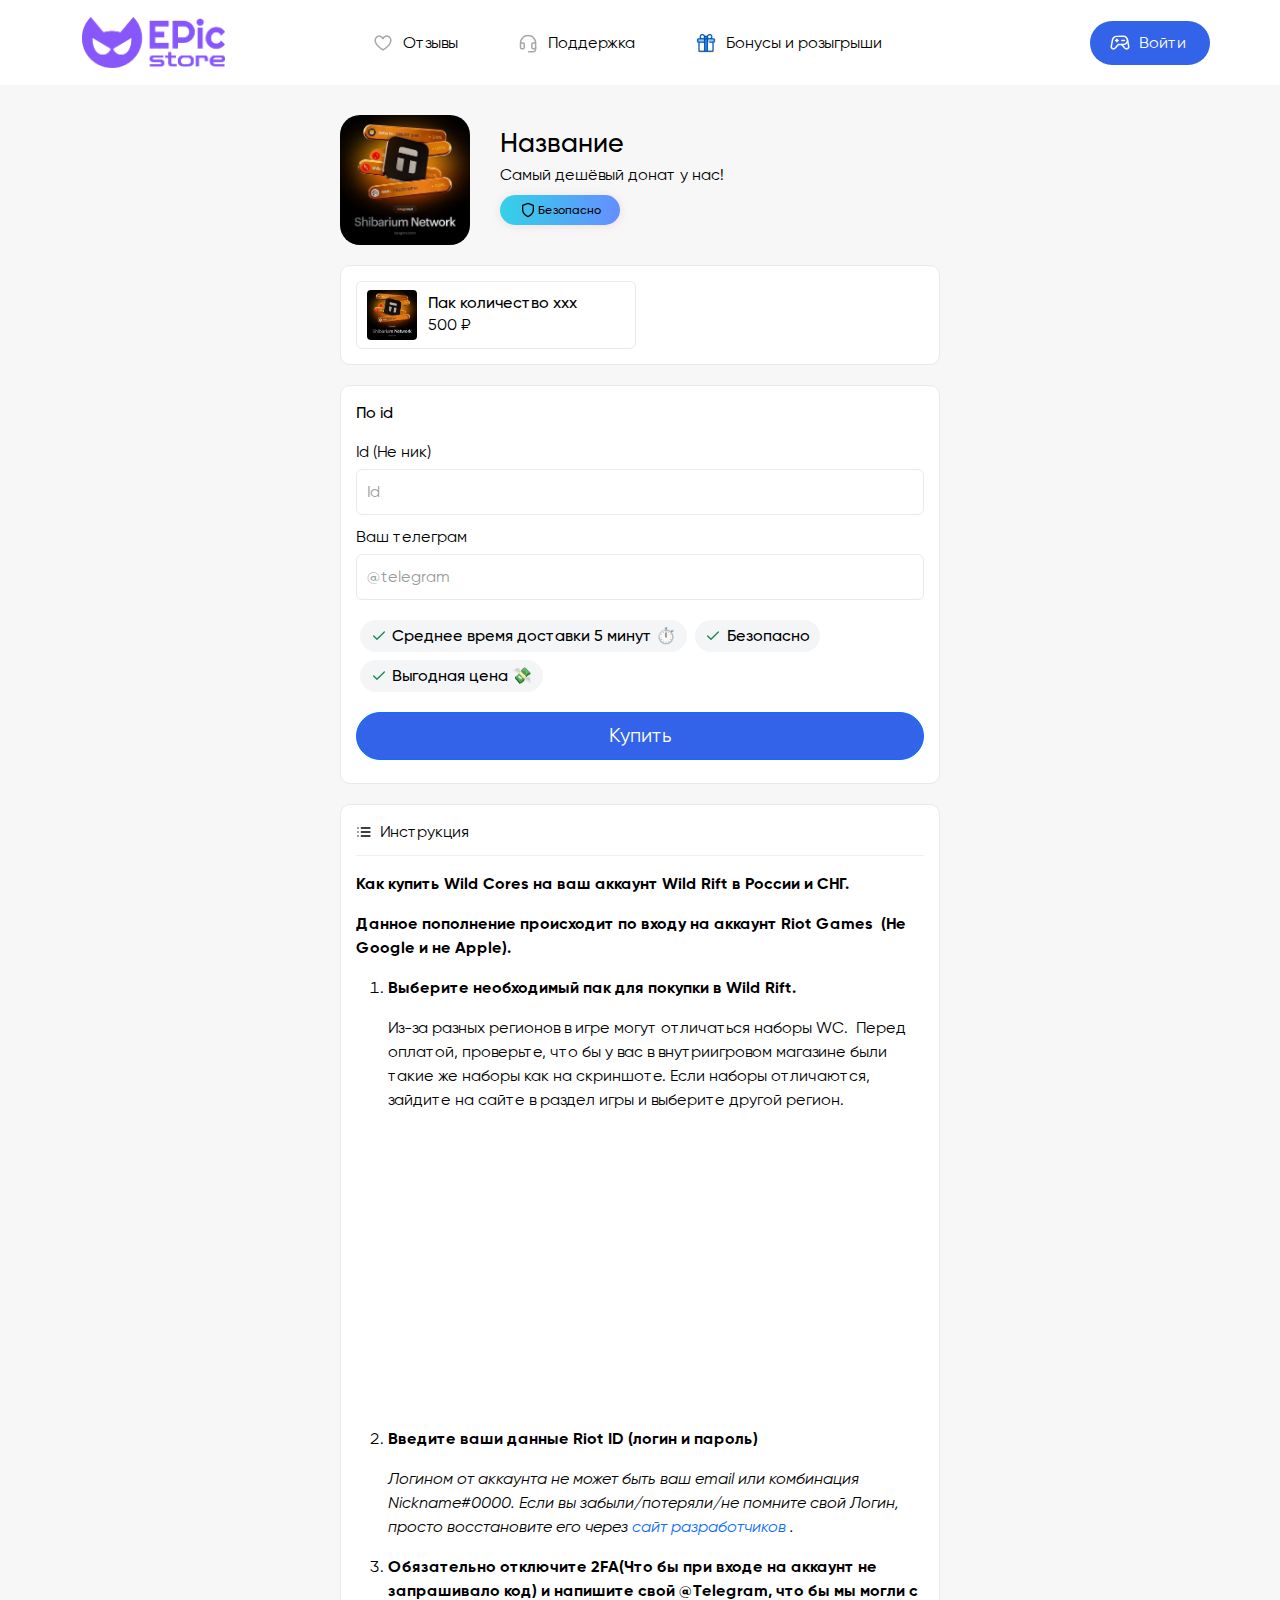
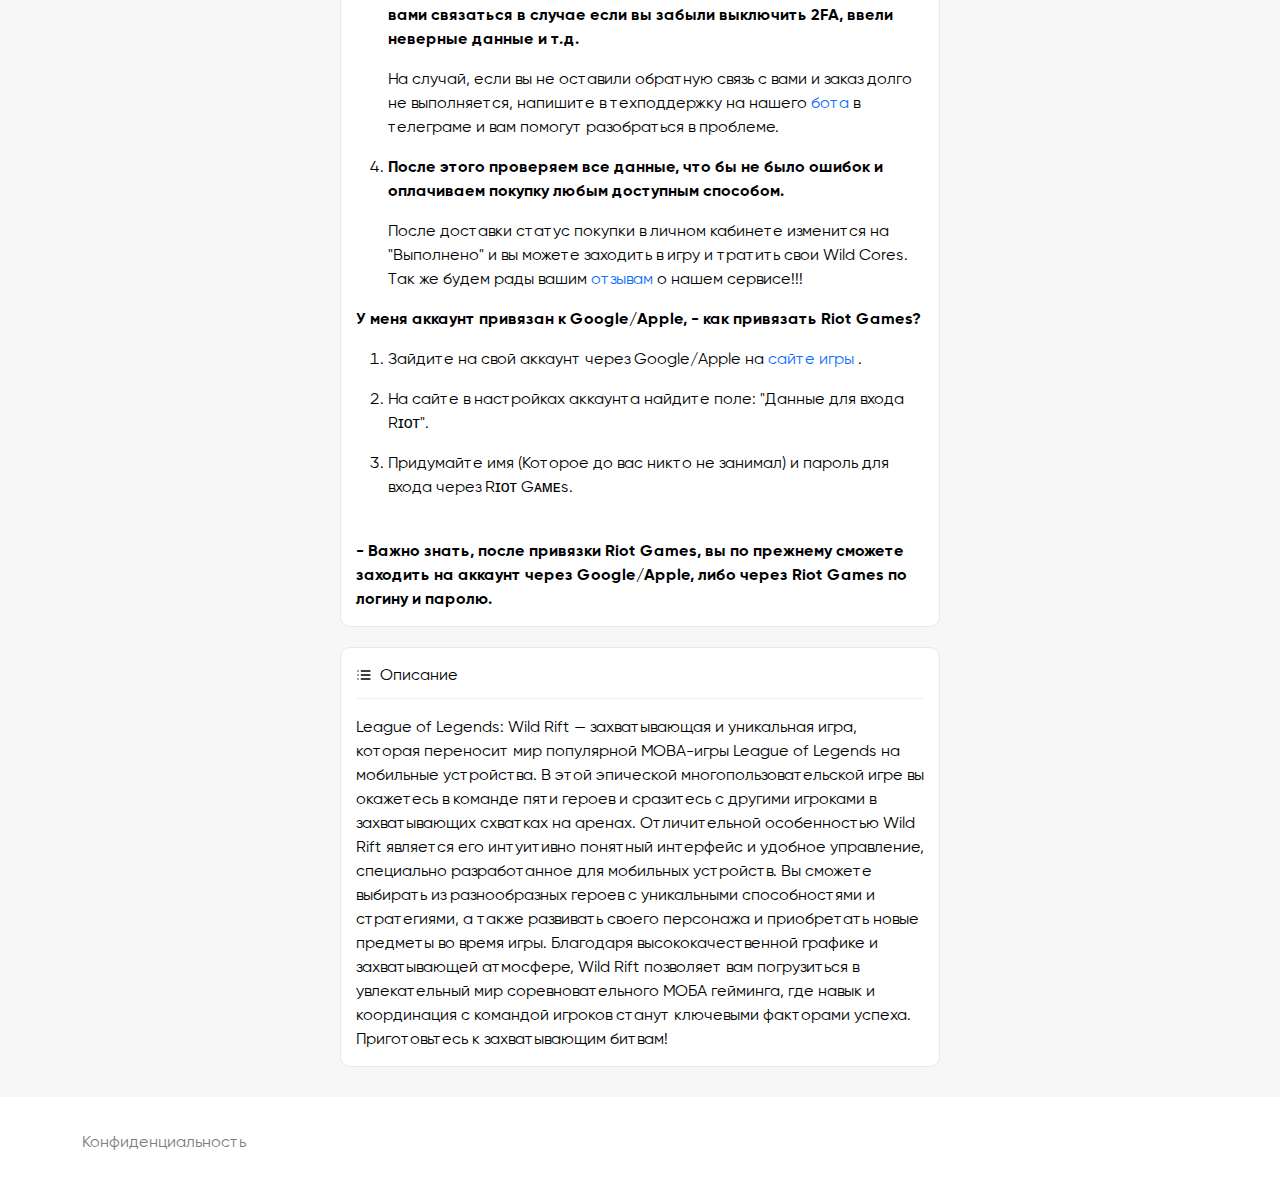
<file: products/productPattern.html>
<!doctype html>
<html lang="ru-RU">
    <head>
        <meta charset="UTF-8">
        <meta name="viewport" content="width=device-width, initial-scale=1">

        <meta itemprop="description" content="Магазин игрового доната!">
        <meta itemprop="og:description" content="Магазин игрового доната!">
        <link media="all" href="../cache/autoptimize/css/autoptimize_aaf5c9c3e99953ea307bc2b321fbbb73.css" rel="stylesheet">
        <title>Epic Store</title>
        <meta name='robots' content='max-image-preview:large'/>
        <link href='https://fonts.gstatic.com' crossorigin='anonymous' rel='preconnect'/>
        <meta name="generator" content="WordPress 6.6"/>
        <meta name="generator" content="WooCommerce 8.9.3"/>
        <meta name="generator" content="webp-uploads 2.0.1">
        <link rel="icon" href="../minilogo.png"/>
        <link rel="shortcut icon" href="../minilogo.png"/>
    </head>
    <body>

        <div class="container" id="container">
            <section id="header">
                <div class="container">
                    <div class="row">
                        <div class="col t-logo">
                            <a href="../index.html">
                                <img class='light-logo' src="../darklogo.png">
                            </a>
                        </div>
                        <ul id="menu-primary" class="col t-nav t-desktop">
                            <li class="t-nav-link">
                                <a href="../reviews/reviews.html">Отзывы</a>
                            </li>
                            <li class="t-nav-link">
                                <a href="../help/help.html">Поддержка</a>
                            </li>
                            <li class="t-nav-link">
                                <a href="../bonus/bonus.html">Бонусы и розыгрыши</a>
                            </li>
                        </ul>
                            <div class="col-auto t-login">
                                <a class="login-btn round-btn text-center" href="../accaunt/login.html">Войти </a>
                            </div>
                            <div class="col-auto t-menu">
                                <a class="t-menu-ico menu-btn"></a>
                            </div>
                    </div>
                </div>
                <nav class="mobile-nav">
                    <div class="mobile-nav__inner">
                        <ul id="menu-mobile-menu" class="">
                            <li class="pushy-link">
                                <a href="../reviews/reviews.html">Отзывы</a>
                            </li>
                            <li class="pushy-link">
                                <a href="../help/help.html">Поддержка</a>
                            </li>
                            <li class="pushy-link">
                                <a href="../bonus/bonus.html">Бонусы и розыгрыши</a>
                            </li>
                        </ul>
                    </div>
                </nav>
                <script>
                    const menuButton = document.querySelector('.t-menu');
                    const mobileNav = document.querySelector('.mobile-nav');

                    menuButton.addEventListener('click', () => {
                    mobileNav.classList.toggle('active');
                    });
                </script>
            </section>
        </div>


        <div class="main-wrapper">
            <main id="primary" class="site-main">
                <section id='products'>
                    <div class='container'>
                        <div class='row'>
                            <div class='good-header'>
                                <div class='good-header-cover'>
                                    <div class='category-img-outer' style='background: linear-gradient()'>
                                        <div class='category-img-wrapper' style='background: linear-gradient()'></div>
                                        <img class='category-img lazy' src="../1.jpg" alt="">
                                    </div>
                                    <div class='good-header-data'>
                                        <h1 class='good-h1'>Название</h1>
                                        <div class='good-header-data-description'>Самый дешёвый донат у нас!</div>
                                        <div class='good-header-data-official'>
                                            <div class='good-header-data-official_pan'>
                                                <i class='i i-shield'></i>
                                                Безопасно
                                            </div>
                                        </div>
                                    </div>
                                </div>
                            </div>
                        </div>
                        <div class='row t-products-row block-section block-section-border'>
                            <div class="t-product-card " data-product-info='{"id": 118, "price": 500}'>
                                <div class="pack selection">
                                    <div class="pack-data">
                                        <img src='../1.jpg' alt="" class="lazyload pack-cover" width="50" height="50">
                                        <div class="pack-info">
                                            <div class="pack-name">Пак количество ххх</div>
                                            <div class="pack-prices">
                                                <div class="pack-prices_actual">500 &#8381;</div>
                                            </div>
                                        </div>
                                    </div>
                                    <div class="pack-cart-icon">
                                        <i class="i i-check"></i>
                                    </div>
                                </div>
                            </div>

                        </div>
                        <div class='row block-section block-section-border fields-row'>
                            <div class='payment-option-header'>По id</div>
                            <div class='form-group form-row-wide'>
                                <form class='category-order-form'>
                                    <input class='form-check-input' type='hidden' name='type' id='type_manual' value='manual' checked>
                                    <input class='form-check-input' type='hidden' name='termId' id='termId' value='33' data-label='33' checked>
                                    <input class='form-check-input' type='hidden' name='paymentBy' id='paymentBy' value='По входу на Riot Gаmes'>
                                    <div class='form-control-wrap'>
                                        <label>
                                            <div>Id (Не ник)</div>
                                            <input type='text' class='form-control' name='login' id='login' placeholder='Id' required>
                                        </label>
                                    </div>
                                    <div class='form-control-wrap'>
                                        <label>
                                            <div>Ваш телеграм</div>
                                            <input type='text' class='form-control' name='contact_me' id='contact_me' autocomplete='off' placeholder='@telegram' value='' required>
                                        </label>
                                    </div>
                                    <div class="good-advantages">
                                        <div class='good-advantages_item'>
                                            <i class='i i-check'></i>
                                            Среднее время доставки 5 минут ⏱️
                                        </div>
                                        <div class='good-advantages_item'>
                                            <i class='i i-check'></i>
                                            Безопасно
                                        </div>
                                        <div class='good-advantages_item'>
                                            <i class='i i-check'></i>
                                            Выгодная цена 💸
                                        </div>
                                    </div>
                                    <div class='good-overal-buy'>
                                        <button class='btn btn-lg btn-primary' type='submit'>Купить</button>
                                    </div>
                                </form>
                            </div>
                        </div>
                        <div class='row block-section block-section-border'>
                            <div class='good-data-item_label'>
                                <i class='i i-todo'></i>
                                Инструкция
                            </div>
                            <div class='good-data-item_text'>
                                <strong>Как купить Wild Cores на ваш аккаунт Wild Rift в России и СНГ. </strong>
                                <strong></strong>
                                <strong>Данное пополнение происходит по входу на аккаунт Riot Games  (Не Google и не Apple).</strong>
                                <ol>
                                    <li>
                                        <strong>Выберите необходимый пак для покупки в Wild Rift. </strong>
                                        Из-за разных регионов в игре могут отличаться наборы WC.  Перед оплатой, проверьте, что бы у вас в внутриигровом магазине были такие же наборы как на скриншоте. Если наборы отличаются, зайдите на сайте в раздел игры и выберите другой регион.
                                        <noscript>
                                            <img class="alignnone wp-image-429" src="https://coolgameservice.com/wp-content/uploads/2024/03/Слой-1-р.webp" alt="" width="459" height="242"/>
                                        </noscript>
                                        <img class="lazyload alignnone wp-image-429" src='data:image/svg+xml,%3Csvg%20xmlns=%22http://www.w3.org/2000/svg%22%20viewBox=%220%200%20459%20242%22%3E%3C/svg%3E' data-src="https://coolgameservice.com/wp-content/uploads/2024/03/Слой-1-р.webp" alt="" width="459" height="242"/>
                                        <strong>
                                            <strong></strong>
                                        </strong>
                                    </li>
                                    <li>
                                        <strong>Введите ваши данные Riot ID (логин и пароль)</strong>
                                        <em>
                                            Логином от аккаунта не может быть ваш email или комбинация Nickname#0000. Если вы забыли/потеряли/не помните свой Логин, просто восстановите его через <a href="https://wildrift.leagueoflegends.com/ru-ru/">cайт разработчиков</a>
                                            .
                                        </em>
                                    </li>
                                    <li>
                                        <strong>Обязательно отключите 2FA(Что бы при входе на аккаунт не запрашивало код) и напишите свой @Telegram, что бы мы могли с вами связаться в случае если вы забыли выключить 2FA, ввели неверные данные и т.д. </strong>
                                        На случай, если вы не оставили обратную связь с вами и заказ долго не выполняется, напишите в техподдержку на нашего <a href="https://t.me/CoolGameServiceBOT">бота</a>
                                        в телеграме и вам помогут разобраться в проблеме.
                                    </li>
                                    <li>
                                        <strong>После этого проверяем все данные, что бы не было ошибок и оплачиваем покупку любым доступным способом. </strong>
                                        После доставки статус покупки в личном кабинете изменится на "Выполнено" и вы можете заходить в игру и тратить свои Wild Cores.
Так же будем рады вашим <a href="../reviews/reviews.html">отзывам</a>
                                        о нашем сервисе!!!
ᅠ <strong></strong>
                                    </li>
                                </ol>
                                <strong>У меня аккаунт привязан к Google/Apple, - как привязать Riot Games?</strong>
                                <ol>
                                    <li>
                                        Зайдите на свой аккаунт через Google/Apple на <a href="https://wildrift.leagueoflegends.com/ru-ru/">сайте игры</a>
                                        .
                                    </li>
                                    <li>На сайте в настройках аккаунта найдите поле: "Данные для входа Rɪᴏᴛ".</li>
                                    <li>Придумайте имя (Которое до вас никто не занимал) и пароль для входа через Rɪᴏᴛ Gᴀᴍᴇs.</li>
                                </ol>
                                &nbsp;<strong>- Важно знать, после привязки Riot Games, вы по прежнему сможете заходить на аккаунт через Google/Apple, либо через Riot Games по логину и паролю.</strong>
                            </div>
                        </div>
                        <div class='row block-section block-section-border'>
                            <div class='good-data-item_label'>
                                <i class='i i-todo'></i>
                                Описание
                            </div>
                            <div class='good-data-item_text'>League of Legends: Wild Rift — захватывающая и уникальная игра, которая переносит мир популярной MOBA-игры League of Legends на мобильные устройства. В этой эпической многопользовательской игре вы окажетесь в команде пяти героев и сразитесь с другими игроками в захватывающих схватках на аренах. Отличительной особенностью Wild Rift является его интуитивно понятный интерфейс и удобное управление, специально разработанное для мобильных устройств. Вы сможете выбирать из разнообразных героев с уникальными способностями и стратегиями, а также развивать своего персонажа и приобретать новые предметы во время игры. Благодаря высококачественной графике и захватывающей атмосфере, Wild Rift позволяет вам погрузиться в увлекательный мир соревновательного МОБА гейминга, где навык и координация с командой игроков станут ключевыми факторами успеха. Приготовьтесь к захватывающим битвам!</div>
                        </div>
                    </div>
                </section>
                <div class="modal fade" id="steamModal" aria-modal="true" role="dialog">
                    <div class="modal-dialog modal-dialog-centered">
                        <div class="modal-content">
                            <div class="modal-body">
                                <div class="content">
                                    <noscript>
                                        <img class="steam-img" src="https://coolgameservice.com/wp-content/themes/CoolGameServiceMain/assets/img/steam-gif.webp" alt="Steam login">
                                    </noscript>
                                    <img class="lazyload steam-img" src='data:image/svg+xml,%3Csvg%20xmlns=%22http://www.w3.org/2000/svg%22%20viewBox=%220%200%20210%20140%22%3E%3C/svg%3E' data-src="https://coolgameservice.com/wp-content/themes/CoolGameServiceMain/assets/img/steam-gif.webp" alt="Steam login">
                                    <button class="t-save-btn close-steam-modal">Окей</button>
                                </div>
                            </div>
                        </div>
                    </div>
                </div>
            </main>
        </div>
        <footer>
            <div class="container">
                <div class="row align-items-center">
                    <div class="col-4 col-sm-8">
                        <div class="menu-footer-container">
                            <ul id="menu-footer" class="row t-links">
                                <div class="col-auto">
                                    <a rel="privacy-policy" href="https://coolgameservice.com/privacy-policy/">Конфиденциальность</a>
                                </div>
                            </ul>
                        </div>
                    </div>
                    <div class="col-8 col-sm-4">
                        <div class="row t-s">
                            <div class="col-auto">
                                <a target="_blank" rel="nofollow" href="https://t.me/CoolGameService">
                                    <noscript>
                                        <img src="https://coolgameservice.com/wp-content/uploads/2023/09/telegram.svg" alt="https://t.me/CoolGameService">
                                    </noscript>
                                    <img class="lazyload" src='data:image/svg+xml,%3Csvg%20xmlns=%22http://www.w3.org/2000/svg%22%20viewBox=%220%200%20210%20140%22%3E%3C/svg%3E' data-src="https://coolgameservice.com/wp-content/uploads/2023/09/telegram.svg" alt="https://t.me/CoolGameService">
                                </a>
                            </div>
                            <div class="col-auto hidden">
                                <a href="https://freekassa.ru" target="_blank" rel="noopener noreferrer">
                                    <noscript>
                                        <img src="https://cdn.freekassa.ru/banners/big-dark-1.png" title="Прием платежей на сайте">
                                    </noscript>
                                    <img class="lazyload" src='data:image/svg+xml,%3Csvg%20xmlns=%22http://www.w3.org/2000/svg%22%20viewBox=%220%200%20210%20140%22%3E%3C/svg%3E' data-src="https://cdn.freekassa.ru/banners/big-dark-1.png" title="Прием платежей на сайте">
                                </a>
                            </div>
                        </div>
                    </div>
                </div>
            </div>
        </footer>
        <script>
            // Проверяем, есть ли сохраненный email в локальном хранилище
            const savedEmail = localStorage.getItem('email');

            if (savedEmail) {
                // Получаем все ссылки с указанными классами
                const links = document.querySelectorAll('.login-btn.round-btn.text-center');

                // Применяем изменения
                links.forEach(link => {
                    link.className = 'account-btn'; // Заменяем класс
                    link.textContent = ''; // Удаляем текст внутри ссылки
                    link.href = '../accaunt/myAccaunt.html'; // Устанавливаем ссылку на файл myAccount.html
                });
            }
        </script>




</body>
</html>
</file>
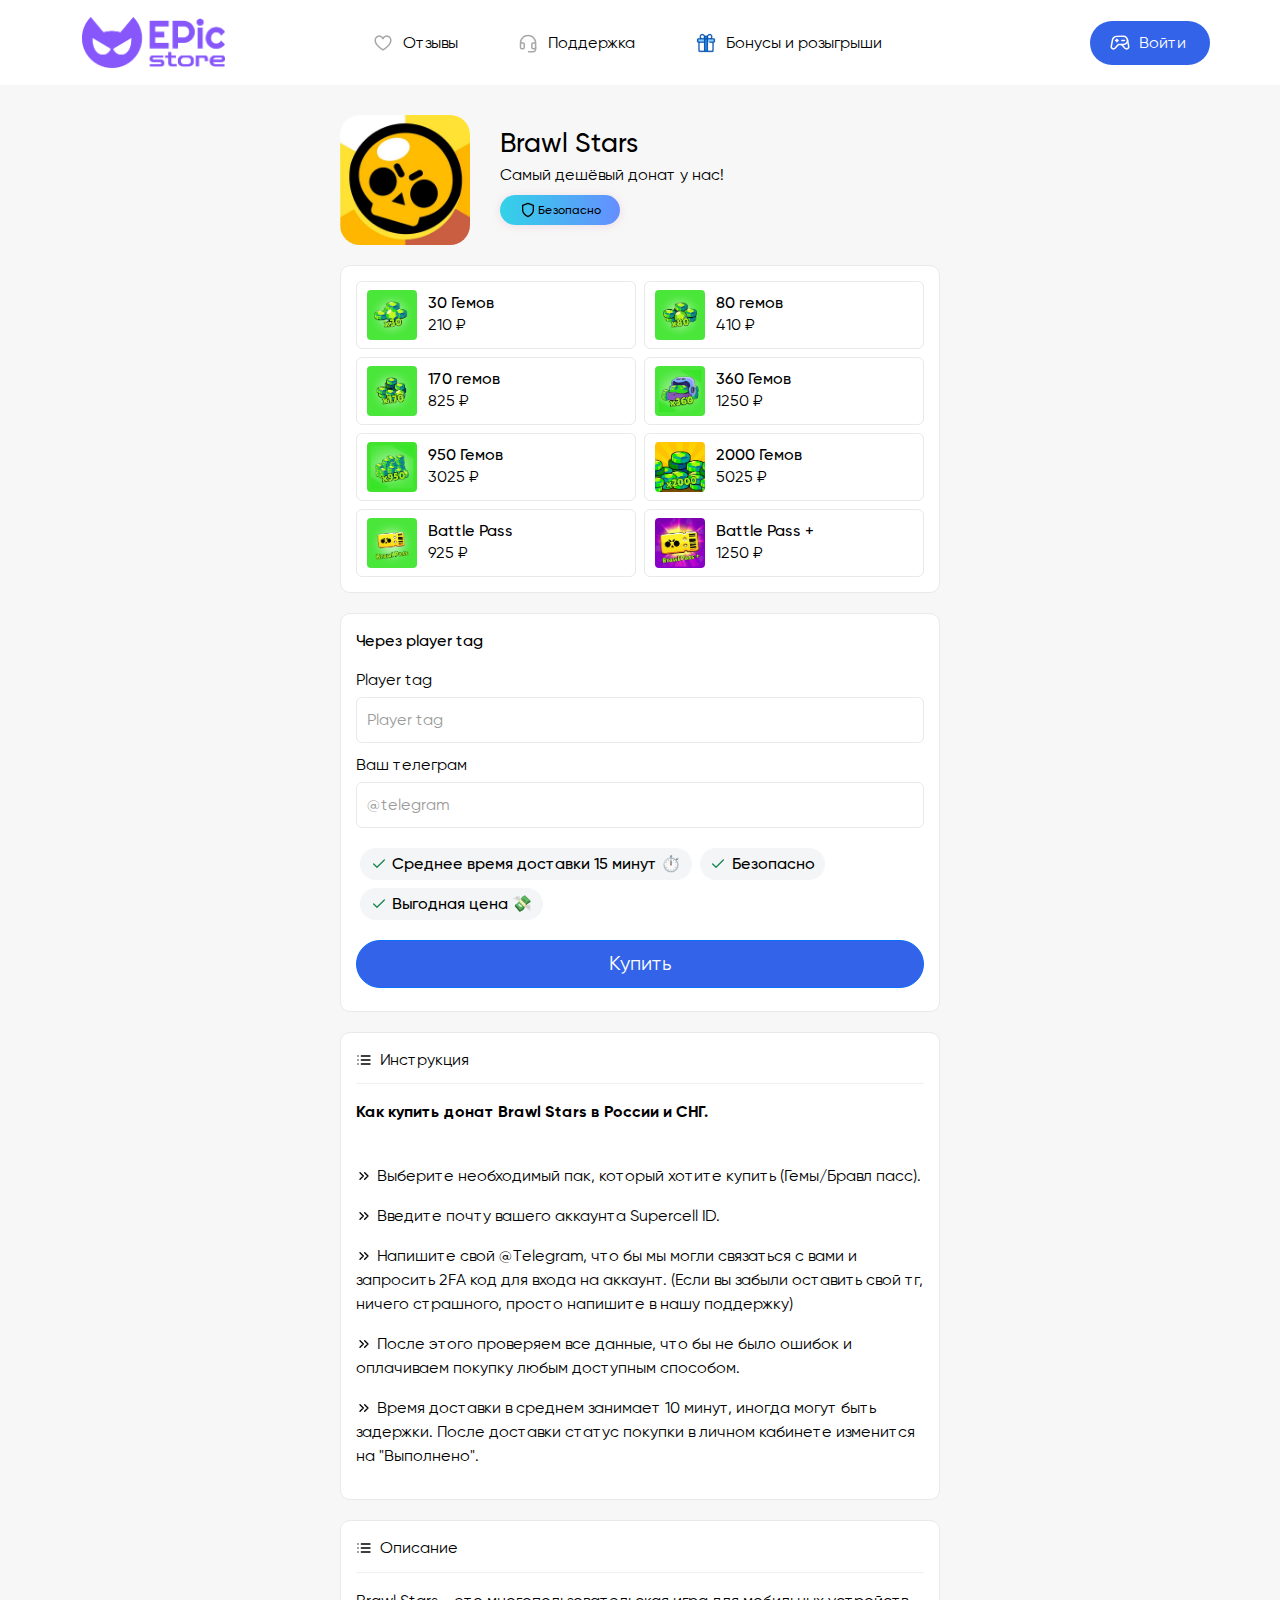
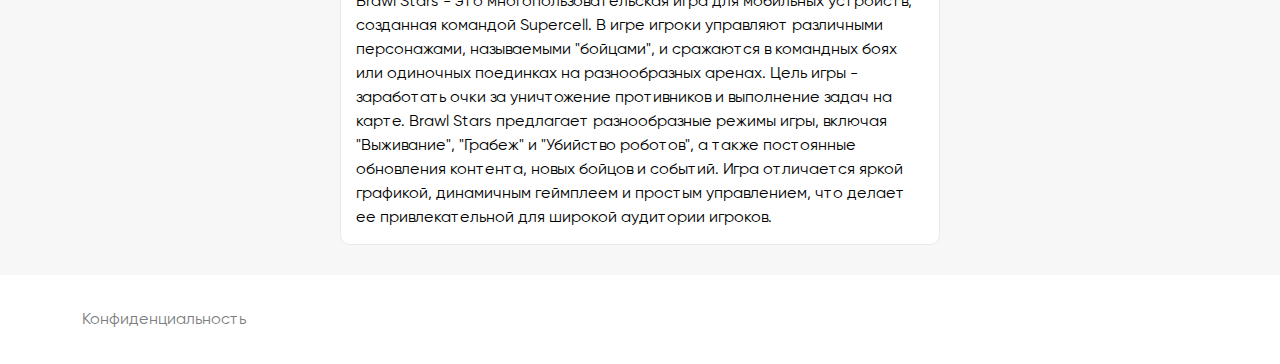
<file: products/brawlStars/brawlStars.html>
<!doctype html>
<html lang="ru-RU">
    <head>
        <meta charset="UTF-8">
        <meta name="viewport" content="width=device-width, initial-scale=1">

        <meta itemprop="description" content="Магазин игрового доната!">
        <meta itemprop="og:description" content="Магазин игрового доната!">
        <link media="all" href="../../cache/autoptimize/css/autoptimize_aaf5c9c3e99953ea307bc2b321fbbb73.css" rel="stylesheet">
        <title>Epic Store</title>
        <meta name='robots' content='max-image-preview:large'/>
        <link href='https://fonts.gstatic.com' crossorigin='anonymous' rel='preconnect'/>
        <meta name="generator" content="WordPress 6.6"/>
        <meta name="generator" content="WooCommerce 8.9.3"/>
        <meta name="generator" content="webp-uploads 2.0.1">
        <link rel="icon" href="../../minilogo.png"/>
        <link rel="shortcut icon" href="../../minilogo.png"/>
    </head>
    <body>

        <div class="container" id="container">
            <section id="header">
                <div class="container">
                    <div class="row">
                        <div class="col t-logo">
                            <a href="../../index.html">
                                <img class='light-logo' src="../../darklogo.png">
                            </a>
                        </div>
                        <ul id="menu-primary" class="col t-nav t-desktop">
                            <li class="t-nav-link">
                                <a href="../../reviews/reviews.html">Отзывы</a>
                            </li>
                            <li class="t-nav-link">
                                <a href="../../help/help.html">Поддержка</a>
                            </li>
                            <li class="t-nav-link">
                                <a href="../../bonus/bonus.html">Бонусы и розыгрыши</a>
                            </li>
                        </ul>
                            <div class="col-auto t-login">
                                <a class="login-btn round-btn text-center" href="../../accaunt/login.html">Войти </a>
                            </div>
                            <div class="col-auto t-menu">
                                <a class="t-menu-ico menu-btn"></a>
                            </div>
                    </div>
                </div>
                <nav class="mobile-nav">
                    <div class="mobile-nav__inner">
                        <ul id="menu-mobile-menu" class="">
                            <li class="pushy-link">
                                <a href="../../reviews/reviews.html">Отзывы</a>
                            </li>
                            <li class="pushy-link">
                                <a href="../../help/help.html">Поддержка</a>
                            </li>
                            <li class="pushy-link">
                                <a href="../../bonus/bonus.html">Бонусы и розыгрыши</a>
                            </li>
                        </ul>
                    </div>
                </nav>
                <script>
                    const menuButton = document.querySelector('.t-menu');
                    const mobileNav = document.querySelector('.mobile-nav');

                    menuButton.addEventListener('click', () => {
                    mobileNav.classList.toggle('active');
                    });
                </script>
            </section>
        </div>


        <div class="main-wrapper">
            <main id="primary" class="site-main">
                <section id='products'>
                    <div class='container'>
                        <div class='row'>
                            <div class='good-header'>
                                <div class='good-header-cover'>
                                    <div class='category-img-outer' style='background: linear-gradient()'>
                                        <div class='category-img-wrapper' style='background: linear-gradient()'></div>
                                        <img class='category-img lazy' src="brawlStars.png" alt="">
                                    </div>
                                    <div class='good-header-data'>
                                        <h1 class='good-h1'>Brawl Stars</h1>
                                        <div class='good-header-data-description'>Самый дешёвый донат у нас!</div>
                                        <div class='good-header-data-official'>
                                            <div class='good-header-data-official_pan'>
                                                <i class='i i-shield'></i>
                                                Безопасно
                                            </div>
                                        </div>
                                    </div>
                                </div>
                            </div>
                        </div>
                        <div class='row t-products-row block-section block-section-border'>
                            <div class="t-product-card " data-product-info='{"id": 118, "price": 210}'>
                                <div class="pack selection">
                                    <div class="pack-data">
                                        <img src='30gem.png' alt="" class="lazyload pack-cover" width="50" height="50">
                                        <div class="pack-info">
                                            <div class="pack-name">30 Гемов</div>
                                            <div class="pack-prices">
                                                <div class="pack-prices_actual">210 &#8381;</div>
                                            </div>
                                        </div>
                                    </div>
                                    <div class="pack-cart-icon">
                                        <i class="i i-check"></i>
                                    </div>
                                </div>
                            </div>
                            <div class="t-product-card " data-product-info='{"id": 118, "price": 410}'>
                                <div class="pack selection">
                                    <div class="pack-data">
                                        <img src='80gem.png' alt="" class="lazyload pack-cover" width="50" height="50">
                                        <div class="pack-info">
                                            <div class="pack-name">80 гемов</div>
                                            <div class="pack-prices">
                                                <div class="pack-prices_actual">410 &#8381;</div>
                                            </div>
                                        </div>
                                    </div>
                                    <div class="pack-cart-icon">
                                        <i class="i i-check"></i>
                                    </div>
                                </div>
                            </div>
                            <div class="t-product-card " data-product-info='{"id": 118, "price": 825}'>
                                <div class="pack selection">
                                    <div class="pack-data">
                                        <img src='170gem.png' alt="" class="lazyload pack-cover" width="50" height="50">
                                        <div class="pack-info">
                                            <div class="pack-name">170 гемов</div>
                                            <div class="pack-prices">
                                                <div class="pack-prices_actual">825 &#8381;</div>
                                            </div>
                                        </div>
                                    </div>
                                    <div class="pack-cart-icon">
                                        <i class="i i-check"></i>
                                    </div>
                                </div>
                            </div>
                            <div class="t-product-card " data-product-info='{"id": 118, "price": 1250}'>
                                <div class="pack selection">
                                    <div class="pack-data">
                                        <img src='360gem.png' alt="" class="lazyload pack-cover" width="50" height="50">
                                        <div class="pack-info">
                                            <div class="pack-name">360 Гемов</div>
                                            <div class="pack-prices">
                                                <div class="pack-prices_actual">1250 &#8381;</div>
                                            </div>
                                        </div>
                                    </div>
                                    <div class="pack-cart-icon">
                                        <i class="i i-check"></i>
                                    </div>
                                </div>
                            </div>
                            <div class="t-product-card " data-product-info='{"id": 118, "price": 3025}'>
                                <div class="pack selection">
                                    <div class="pack-data">
                                        <img src='950gem.png' alt="" class="lazyload pack-cover" width="50" height="50">
                                        <div class="pack-info">
                                            <div class="pack-name">950 Гемов</div>
                                            <div class="pack-prices">
                                                <div class="pack-prices_actual">3025 &#8381;</div>
                                            </div>
                                        </div>
                                    </div>
                                    <div class="pack-cart-icon">
                                        <i class="i i-check"></i>
                                    </div>
                                </div>
                            </div>
                            <div class="t-product-card " data-product-info='{"id": 118, "price": 5025}'>
                                <div class="pack selection">
                                    <div class="pack-data">
                                        <img src='2000gem.png' alt="" class="lazyload pack-cover" width="50" height="50">
                                        <div class="pack-info">
                                            <div class="pack-name">2000 Гемов</div>
                                            <div class="pack-prices">
                                                <div class="pack-prices_actual">5025 &#8381;</div>
                                            </div>
                                        </div>
                                    </div>
                                    <div class="pack-cart-icon">
                                        <i class="i i-check"></i>
                                    </div>
                                </div>
                            </div>
                            <div class="t-product-card " data-product-info='{"id": 118, "price": 925}'>
                                <div class="pack selection">
                                    <div class="pack-data">
                                        <img src='battlePass.png' alt="" class="lazyload pack-cover" width="50" height="50">
                                        <div class="pack-info">
                                            <div class="pack-name">Battle Pass</div>
                                            <div class="pack-prices">
                                                <div class="pack-prices_actual">925 &#8381;</div>
                                            </div>
                                        </div>
                                    </div>
                                    <div class="pack-cart-icon">
                                        <i class="i i-check"></i>
                                    </div>
                                </div>
                            </div>
                            <div class="t-product-card " data-product-info='{"id": 118, "price": 1250}'>
                                <div class="pack selection">
                                    <div class="pack-data">
                                        <img src='battlePass+.png' alt="" class="lazyload pack-cover" width="50" height="50">
                                        <div class="pack-info">
                                            <div class="pack-name">Battle Pass +</div>
                                            <div class="pack-prices">
                                                <div class="pack-prices_actual">1250 &#8381;</div>
                                            </div>
                                        </div>
                                    </div>
                                    <div class="pack-cart-icon">
                                        <i class="i i-check"></i>
                                    </div>
                                </div>
                            </div>

                        </div>
                        <div class='row block-section block-section-border fields-row'>
                            <div class='payment-option-header'>Через player tag</div>
                            <div class='form-group form-row-wide'>
                                <form class='category-order-form'>
                                    <input class='form-check-input' type='hidden' name='type' id='type_manual' value='manual' checked>
                                    <input class='form-check-input' type='hidden' name='termId' id='termId' value='33' data-label='33' checked>
                                    <input class='form-check-input' type='hidden' name='paymentBy' id='paymentBy' value='По входу на Riot Gаmes'>
                                    <div class='form-control-wrap'>
                                        <label>
                                            <div>Player tag</div>
                                            <input type='text' class='form-control' name='login' id='login' placeholder='Player tag' required>
                                        </label>
                                    </div>
                                    <div class='form-control-wrap'>
                                        <label>
                                            <div>Ваш телеграм</div>
                                            <input type='text' class='form-control' name='contact_me' id='contact_me' autocomplete='off' placeholder='@telegram' value='' required>
                                        </label>
                                    </div>
                                    <div class="good-advantages">
                                        <div class='good-advantages_item'>
                                            <i class='i i-check'></i>
                                            Среднее время доставки 15 минут ⏱️
                                        </div>
                                        <div class='good-advantages_item'>
                                            <i class='i i-check'></i>
                                            Безопасно
                                        </div>
                                        <div class='good-advantages_item'>
                                            <i class='i i-check'></i>
                                            Выгодная цена 💸
                                        </div>
                                    </div>
                                    <div class='good-overal-buy'>
                                        <button class='btn btn-lg btn-primary' type='submit'>Купить</button>
                                    </div>
                                </form>
                            </div>
                        </div>
                        <div class='row block-section block-section-border'>
                            <div class='good-data-item_label'>
                                <i class='i i-todo'></i>
                                Инструкция
                            </div>
                            <div class='good-data-item_text'>
                                <strong>Как купить донат Brawl Stars в России и СНГ.</strong>
                                &nbsp;
                                <ul>
                                    <li>Выберите необходимый пак, который хотите купить (Гемы/Бравл пасс).</li>
                                    <li>Введите почту вашего аккаунта Supercell ID.</li>
                                    <li>Напишите свой @Telegram, что бы мы могли связаться с вами и запросить 2FA код для входа на аккаунт. (Если вы забыли оставить свой тг, ничего страшного, просто напишите в нашу поддержку)</li>
                                    <li>После этого проверяем все данные, что бы не было ошибок и оплачиваем покупку любым доступным способом.</li>
                                    <li>Время доставки в среднем занимает 10 минут, иногда могут быть задержки. После доставки статус покупки в личном кабинете изменится на "Выполнено".</li>
                                </ul>
                            </div>
                        </div>
                        <div class='row block-section block-section-border'>
                            <div class='good-data-item_label'>
                                <i class='i i-todo'></i>
                                Описание
                            </div>
                            <div class='good-data-item_text'>Brawl Stars - это многопользовательская игра для мобильных устройств, созданная командой Supercell. В игре игроки управляют различными персонажами, называемыми "бойцами", и сражаются в командных боях или одиночных поединках на разнообразных аренах. Цель игры - заработать очки за уничтожение противников и выполнение задач на карте. Brawl Stars предлагает разнообразные режимы игры, включая "Выживание", "Грабеж" и "Убийство роботов", а также постоянные обновления контента, новых бойцов и событий. Игра отличается яркой графикой, динамичным геймплеем и простым управлением, что делает ее привлекательной для широкой аудитории игроков.</div>
                        </div>
                    </div>
                </section>
                <div class="modal fade" id="steamModal" aria-modal="true" role="dialog">
                    <div class="modal-dialog modal-dialog-centered">
                        <div class="modal-content">
                            <div class="modal-body">
                                <div class="content">
                                    <noscript>
                                        <img class="steam-img" src="https://coolgameservice.com/wp-content/themes/CoolGameServiceMain/assets/img/steam-gif.webp" alt="Steam login">
                                    </noscript>
                                    <img class="lazyload steam-img" src='data:image/svg+xml,%3Csvg%20xmlns=%22http://www.w3.org/2000/svg%22%20viewBox=%220%200%20210%20140%22%3E%3C/svg%3E' data-src="https://coolgameservice.com/wp-content/themes/CoolGameServiceMain/assets/img/steam-gif.webp" alt="Steam login">
                                    <button class="t-save-btn close-steam-modal">Окей</button>
                                </div>
                            </div>
                        </div>
                    </div>
                </div>
            </main>
        </div>
        <footer>
            <div class="container">
                <div class="row align-items-center">
                    <div class="col-4 col-sm-8">
                        <div class="menu-footer-container">
                            <ul id="menu-footer" class="row t-links">
                                <div class="col-auto">
                                    <a rel="privacy-policy" href="https://coolgameservice.com/privacy-policy/">Конфиденциальность</a>
                                </div>
                            </ul>
                        </div>
                    </div>
                    <div class="col-8 col-sm-4">
                        <div class="row t-s">
                            <div class="col-auto">
                                <a target="_blank" rel="nofollow" href="https://t.me/CoolGameService">
                                    <noscript>
                                        <img src="https://coolgameservice.com/wp-content/uploads/2023/09/telegram.svg" alt="https://t.me/CoolGameService">
                                    </noscript>
                                    <img class="lazyload" src='data:image/svg+xml,%3Csvg%20xmlns=%22http://www.w3.org/2000/svg%22%20viewBox=%220%200%20210%20140%22%3E%3C/svg%3E' data-src="https://coolgameservice.com/wp-content/uploads/2023/09/telegram.svg" alt="https://t.me/CoolGameService">
                                </a>
                            </div>
                            <div class="col-auto hidden">
                                <a href="https://freekassa.ru" target="_blank" rel="noopener noreferrer">
                                    <noscript>
                                        <img src="https://cdn.freekassa.ru/banners/big-dark-1.png" title="Прием платежей на сайте">
                                    </noscript>
                                    <img class="lazyload" src='data:image/svg+xml,%3Csvg%20xmlns=%22http://www.w3.org/2000/svg%22%20viewBox=%220%200%20210%20140%22%3E%3C/svg%3E' data-src="https://cdn.freekassa.ru/banners/big-dark-1.png" title="Прием платежей на сайте">
                                </a>
                            </div>
                        </div>
                    </div>
                </div>
            </div>
        </footer>
        <script>
            // Проверяем, есть ли сохраненный email в локальном хранилище
            const savedEmail = localStorage.getItem('email');

            if (savedEmail) {
                // Получаем все ссылки с указанными классами
                const links = document.querySelectorAll('.login-btn.round-btn.text-center');

                // Применяем изменения
                links.forEach(link => {
                    link.className = 'account-btn'; // Заменяем класс
                    link.textContent = ''; // Удаляем текст внутри ссылки
                    link.href = '../accaunt/myAccaunt.html'; // Устанавливаем ссылку на файл myAccount.html
                });
            }
        </script>




</body>
</html>
</file>
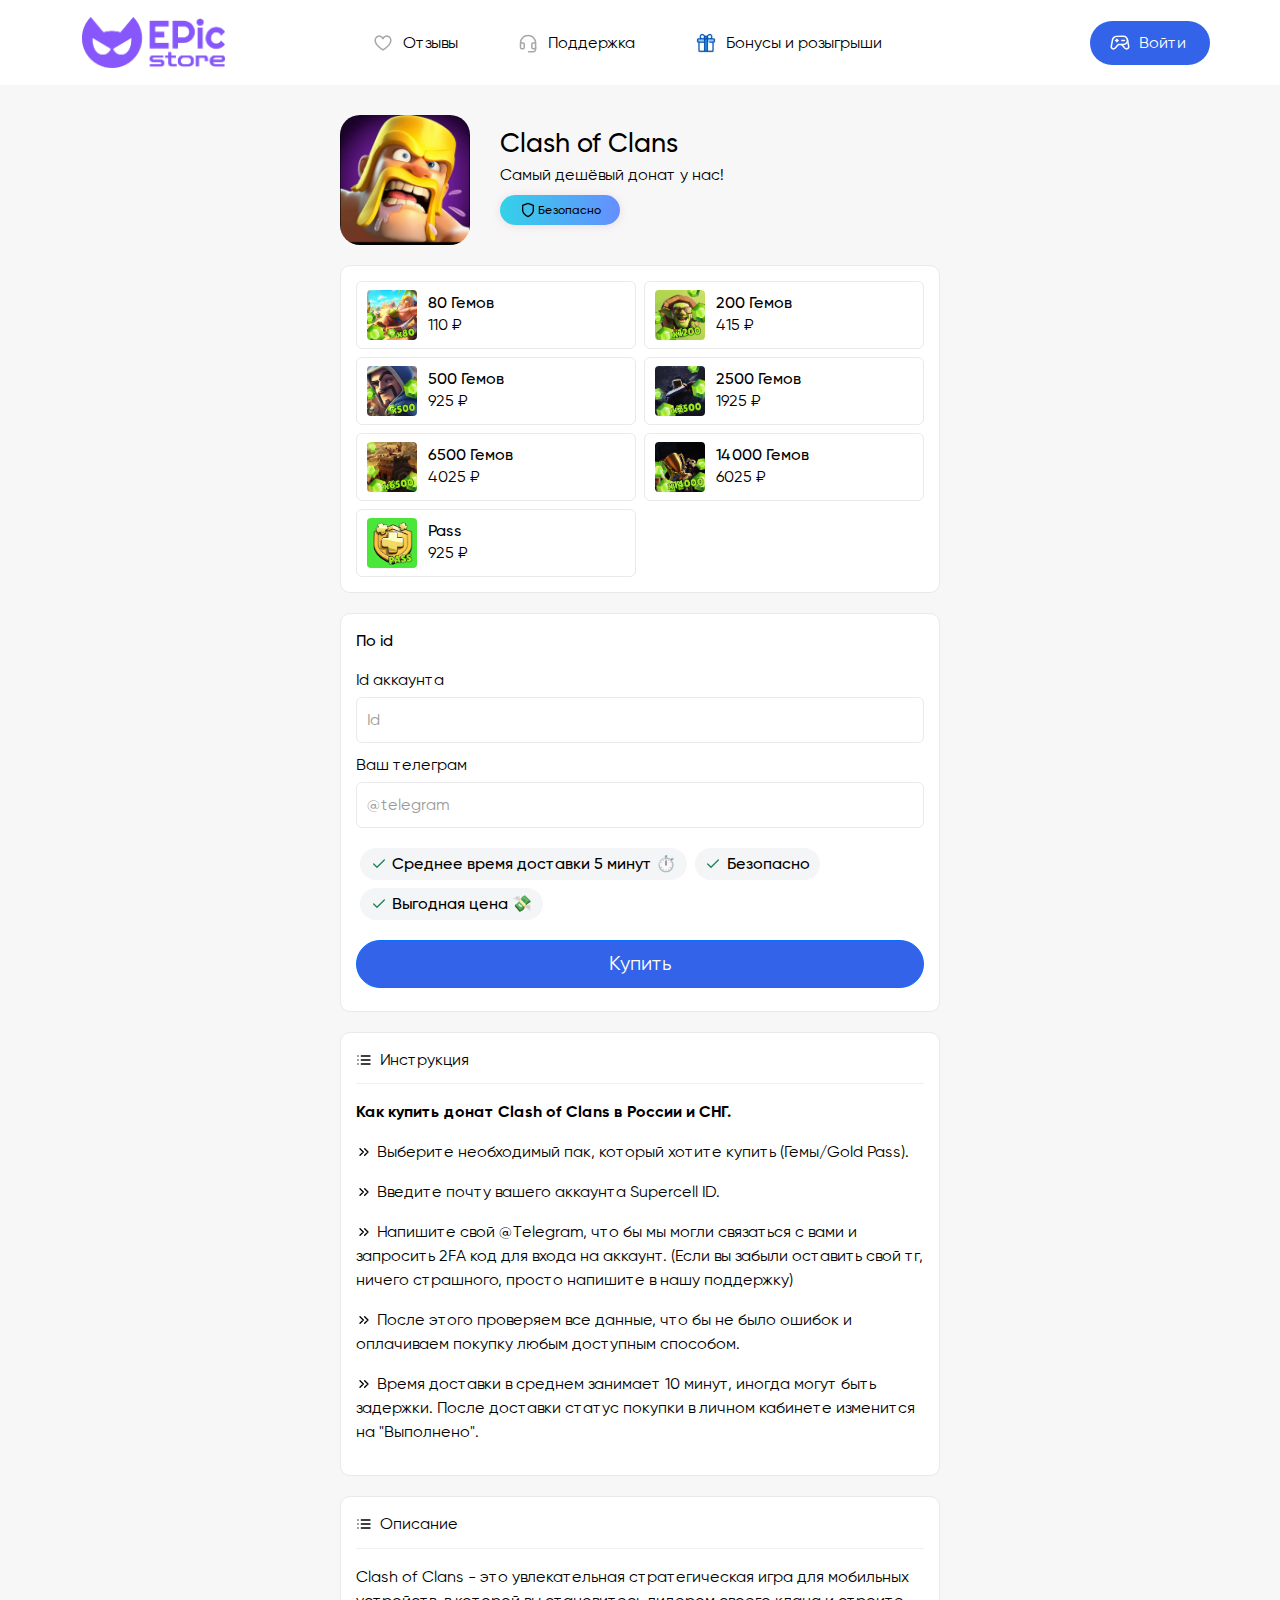
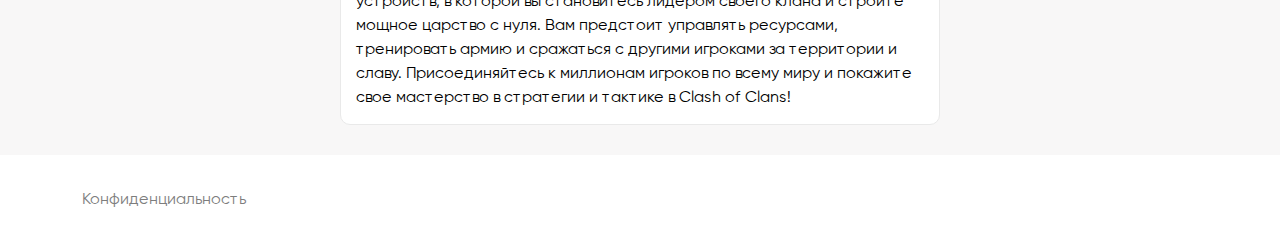
<file: products/clashOfclans/clashOfclans.html>
<!doctype html>
<html lang="ru-RU">
    <head>
        <meta charset="UTF-8">
        <meta name="viewport" content="width=device-width, initial-scale=1">

        <meta itemprop="description" content="Магазин игрового доната!">
        <meta itemprop="og:description" content="Магазин игрового доната!">
        <link media="all" href="../../cache/autoptimize/css/autoptimize_aaf5c9c3e99953ea307bc2b321fbbb73.css" rel="stylesheet">
        <title>Epic Store</title>
        <meta name='robots' content='max-image-preview:large'/>
        <link href='https://fonts.gstatic.com' crossorigin='anonymous' rel='preconnect'/>
        <meta name="generator" content="WordPress 6.6"/>
        <meta name="generator" content="WooCommerce 8.9.3"/>
        <meta name="generator" content="webp-uploads 2.0.1">
        <link rel="icon" href="../../minilogo.png"/>
        <link rel="shortcut icon" href="../../minilogo.png"/>
    </head>
    <body>

        <div class="container" id="container">
            <section id="header">
                <div class="container">
                    <div class="row">
                        <div class="col t-logo">
                            <a href="../../index.html">
                                <img class='light-logo' src="../../darklogo.png">
                            </a>
                        </div>
                        <ul id="menu-primary" class="col t-nav t-desktop">
                            <li class="t-nav-link">
                                <a href="../../reviews/reviews.html">Отзывы</a>
                            </li>
                            <li class="t-nav-link">
                                <a href="../../help/help.html">Поддержка</a>
                            </li>
                            <li class="t-nav-link">
                                <a href="../../bonus/bonus.html">Бонусы и розыгрыши</a>
                            </li>
                        </ul>
                            <div class="col-auto t-login">
                                <a class="login-btn round-btn text-center" href="../../accaunt/login.html">Войти </a>
                            </div>
                            <div class="col-auto t-menu">
                                <a class="t-menu-ico menu-btn"></a>
                            </div>
                    </div>
                </div>
                <nav class="mobile-nav">
                    <div class="mobile-nav__inner">
                        <ul id="menu-mobile-menu" class="">
                            <li class="pushy-link">
                                <a href="../../reviews/reviews.html">Отзывы</a>
                            </li>
                            <li class="pushy-link">
                                <a href="../../help/help.html">Поддержка</a>
                            </li>
                            <li class="pushy-link">
                                <a href="../../bonus/bonus.html">Бонусы и розыгрыши</a>
                            </li>
                        </ul>
                    </div>
                </nav>
                <script>
                    const menuButton = document.querySelector('.t-menu');
                    const mobileNav = document.querySelector('.mobile-nav');

                    menuButton.addEventListener('click', () => {
                    mobileNav.classList.toggle('active');
                    });
                </script>
            </section>
        </div>



        <div class="main-wrapper">
            <main id="primary" class="site-main">
                <section id='products'>
                    <div class='container'>
                        <div class='row'>
                            <div class='good-header'>
                                <div class='good-header-cover'>
                                    <div class='category-img-outer' style='background: linear-gradient()'>
                                        <div class='category-img-wrapper' style='background: linear-gradient()'></div>
                                        <img class='category-img lazy' src="clashOfclans.png" alt="">
                                    </div>
                                    <div class='good-header-data'>
                                        <h1 class='good-h1'>Clash of Clans</h1>
                                        <div class='good-header-data-description'>Самый дешёвый донат у нас!</div>
                                        <div class='good-header-data-official'>
                                            <div class='good-header-data-official_pan'>
                                                <i class='i i-shield'></i>
                                                Безопасно
                                            </div>
                                        </div>
                                    </div>
                                </div>
                            </div>
                        </div>
                        <div class='row t-products-row block-section block-section-border'>
                            <div class="t-product-card " data-product-info='{"id": 118, "price": 110}'>
                                <div class="pack selection">
                                    <div class="pack-data">
                                        <img src='80gem.png' alt="" class="lazyload pack-cover" width="50" height="50">
                                        <div class="pack-info">
                                            <div class="pack-name">80 Гемов</div>
                                            <div class="pack-prices">
                                                <div class="pack-prices_actual">110 &#8381;</div>
                                            </div>
                                        </div>
                                    </div>
                                    <div class="pack-cart-icon">
                                        <i class="i i-check"></i>
                                    </div>
                                </div>
                            </div>
                            <div class="t-product-card " data-product-info='{"id": 118, "price": 415}'>
                                <div class="pack selection">
                                    <div class="pack-data">
                                        <img src='200gem.png' alt="" class="lazyload pack-cover" width="50" height="50">
                                        <div class="pack-info">
                                            <div class="pack-name">200 Гемов</div>
                                            <div class="pack-prices">
                                                <div class="pack-prices_actual">415 &#8381;</div>
                                            </div>
                                        </div>
                                    </div>
                                    <div class="pack-cart-icon">
                                        <i class="i i-check"></i>
                                    </div>
                                </div>
                            </div>
                            <div class="t-product-card " data-product-info='{"id": 118, "price": 925}'>
                                <div class="pack selection">
                                    <div class="pack-data">
                                        <img src='500gem.png' alt="" class="lazyload pack-cover" width="50" height="50">
                                        <div class="pack-info">
                                            <div class="pack-name">500 Гемов</div>
                                            <div class="pack-prices">
                                                <div class="pack-prices_actual">925 &#8381;</div>
                                            </div>
                                        </div>
                                    </div>
                                    <div class="pack-cart-icon">
                                        <i class="i i-check"></i>
                                    </div>
                                </div>
                            </div>
                            <div class="t-product-card " data-product-info='{"id": 118, "price": 1925}'>
                                <div class="pack selection">
                                    <div class="pack-data">
                                        <img src='2500gem.png' alt="" class="lazyload pack-cover" width="50" height="50">
                                        <div class="pack-info">
                                            <div class="pack-name">2500 Гемов</div>
                                            <div class="pack-prices">
                                                <div class="pack-prices_actual">1925 &#8381;</div>
                                            </div>
                                        </div>
                                    </div>
                                    <div class="pack-cart-icon">
                                        <i class="i i-check"></i>
                                    </div>
                                </div>
                            </div>
                            <div class="t-product-card " data-product-info='{"id": 118, "price": 4025}'>
                                <div class="pack selection">
                                    <div class="pack-data">
                                        <img src='6500gem.png' alt="" class="lazyload pack-cover" width="50" height="50">
                                        <div class="pack-info">
                                            <div class="pack-name">6500 Гемов</div>
                                            <div class="pack-prices">
                                                <div class="pack-prices_actual">4025 &#8381;</div>
                                            </div>
                                        </div>
                                    </div>
                                    <div class="pack-cart-icon">
                                        <i class="i i-check"></i>
                                    </div>
                                </div>
                            </div>
                            <div class="t-product-card " data-product-info='{"id": 118, "price": 6025}'>
                                <div class="pack selection">
                                    <div class="pack-data">
                                        <img src='14000gem.png' alt="" class="lazyload pack-cover" width="50" height="50">
                                        <div class="pack-info">
                                            <div class="pack-name">14000 Гемов</div>
                                            <div class="pack-prices">
                                                <div class="pack-prices_actual">6025 &#8381;</div>
                                            </div>
                                        </div>
                                    </div>
                                    <div class="pack-cart-icon">
                                        <i class="i i-check"></i>
                                    </div>
                                </div>
                            </div>
                            <div class="t-product-card " data-product-info='{"id": 118, "price": 925}'>
                                <div class="pack selection">
                                    <div class="pack-data">
                                        <img src='pass.png' alt="" class="lazyload pack-cover" width="50" height="50">
                                        <div class="pack-info">
                                            <div class="pack-name">Pass</div>
                                            <div class="pack-prices">
                                                <div class="pack-prices_actual">925 &#8381;</div>
                                            </div>
                                        </div>
                                    </div>
                                    <div class="pack-cart-icon">
                                        <i class="i i-check"></i>
                                    </div>
                                </div>
                            </div>

                        </div>
                        <div class='row block-section block-section-border fields-row'>
                            <div class='payment-option-header'>По id</div>
                            <div class='form-group form-row-wide'>
                                <form class='category-order-form'>
                                    <input class='form-check-input' type='hidden' name='type' id='type_manual' value='manual' checked>
                                    <input class='form-check-input' type='hidden' name='termId' id='termId' value='33' data-label='33' checked>
                                    <input class='form-check-input' type='hidden' name='paymentBy' id='paymentBy' value='По входу на Riot Gаmes'>
                                    <div class='form-control-wrap'>
                                        <label>
                                            <div>Id аккаунта</div>
                                            <input type='text' class='form-control' name='login' id='login' placeholder='Id' required>
                                        </label>
                                    </div>
                                    <div class='form-control-wrap'>
                                        <label>
                                            <div>Ваш телеграм</div>
                                            <input type='text' class='form-control' name='contact_me' id='contact_me' autocomplete='off' placeholder='@telegram' value='' required>
                                        </label>
                                    </div>
                                    <div class="good-advantages">
                                        <div class='good-advantages_item'>
                                            <i class='i i-check'></i>
                                            Среднее время доставки 5 минут ⏱️
                                        </div>
                                        <div class='good-advantages_item'>
                                            <i class='i i-check'></i>
                                            Безопасно
                                        </div>
                                        <div class='good-advantages_item'>
                                            <i class='i i-check'></i>
                                            Выгодная цена 💸
                                        </div>
                                    </div>
                                    <div class='good-overal-buy'>
                                        <button class='btn btn-lg btn-primary' type='submit'>Купить</button>
                                    </div>
                                </form>
                            </div>
                        </div>
                        <div class='row block-section block-section-border'>
                            <div class='good-data-item_label'>
                                <i class='i i-todo'></i>
                                Инструкция
                            </div>
                            <div class='good-data-item_text'>
                                <strong>Как купить донат Clash of Clans в России и СНГ.</strong>
                                <ul>
                                    <li>Выберите необходимый пак, который хотите купить (Гемы/Gold Pass).</li>
                                    <li>Введите почту вашего аккаунта Supercell ID.</li>
                                    <li>Напишите свой @Telegram, что бы мы могли связаться с вами и запросить 2FA код для входа на аккаунт. (Если вы забыли оставить свой тг, ничего страшного, просто напишите в нашу поддержку)</li>
                                    <li>После этого проверяем все данные, что бы не было ошибок и оплачиваем покупку любым доступным способом.</li>
                                    <li>Время доставки в среднем занимает 10 минут, иногда могут быть задержки. После доставки статус покупки в личном кабинете изменится на "Выполнено".</li>
                                </ul>
                            </div>
                        </div>
                        <div class='row block-section block-section-border'>
                            <div class='good-data-item_label'>
                                <i class='i i-todo'></i>
                                Описание
                            </div>
                            <div class='good-data-item_text'>Clash of Clans - это увлекательная стратегическая игра для мобильных устройств, в которой вы становитесь лидером своего клана и строите мощное царство с нуля. Вам предстоит управлять ресурсами, тренировать армию и сражаться с другими игроками за территории и славу. Присоединяйтесь к миллионам игроков по всему миру и покажите свое мастерство в стратегии и тактике в Clash of Clans!</div>
                        </div>
                    </div>
                </section>
                <div class="modal fade" id="steamModal" aria-modal="true" role="dialog">
                    <div class="modal-dialog modal-dialog-centered">
                        <div class="modal-content">
                            <div class="modal-body">
                                <div class="content">
                                    <noscript>
                                        <img class="steam-img" src="https://coolgameservice.com/wp-content/themes/CoolGameServiceMain/assets/img/steam-gif.webp" alt="Steam login">
                                    </noscript>
                                    <img class="lazyload steam-img" src='data:image/svg+xml,%3Csvg%20xmlns=%22http://www.w3.org/2000/svg%22%20viewBox=%220%200%20210%20140%22%3E%3C/svg%3E' data-src="https://coolgameservice.com/wp-content/themes/CoolGameServiceMain/assets/img/steam-gif.webp" alt="Steam login">
                                    <button class="t-save-btn close-steam-modal">Окей</button>
                                </div>
                            </div>
                        </div>
                    </div>
                </div>
            </main>
        </div>
        <footer>
            <div class="container">
                <div class="row align-items-center">
                    <div class="col-4 col-sm-8">
                        <div class="menu-footer-container">
                            <ul id="menu-footer" class="row t-links">
                                <div class="col-auto">
                                    <a rel="privacy-policy" href="https://coolgameservice.com/privacy-policy/">Конфиденциальность</a>
                                </div>
                            </ul>
                        </div>
                    </div>
                    <div class="col-8 col-sm-4">
                        <div class="row t-s">
                            <div class="col-auto">
                                <a target="_blank" rel="nofollow" href="https://t.me/CoolGameService">
                                    <noscript>
                                        <img src="https://coolgameservice.com/wp-content/uploads/2023/09/telegram.svg" alt="https://t.me/CoolGameService">
                                    </noscript>
                                    <img class="lazyload" src='data:image/svg+xml,%3Csvg%20xmlns=%22http://www.w3.org/2000/svg%22%20viewBox=%220%200%20210%20140%22%3E%3C/svg%3E' data-src="https://coolgameservice.com/wp-content/uploads/2023/09/telegram.svg" alt="https://t.me/CoolGameService">
                                </a>
                            </div>
                            <div class="col-auto hidden">
                                <a href="https://freekassa.ru" target="_blank" rel="noopener noreferrer">
                                    <noscript>
                                        <img src="https://cdn.freekassa.ru/banners/big-dark-1.png" title="Прием платежей на сайте">
                                    </noscript>
                                    <img class="lazyload" src='data:image/svg+xml,%3Csvg%20xmlns=%22http://www.w3.org/2000/svg%22%20viewBox=%220%200%20210%20140%22%3E%3C/svg%3E' data-src="https://cdn.freekassa.ru/banners/big-dark-1.png" title="Прием платежей на сайте">
                                </a>
                            </div>
                        </div>
                    </div>
                </div>
            </div>
        </footer>
        <script>
            // Проверяем, есть ли сохраненный email в локальном хранилище
            const savedEmail = localStorage.getItem('email');

            if (savedEmail) {
                // Получаем все ссылки с указанными классами
                const links = document.querySelectorAll('.login-btn.round-btn.text-center');

                // Применяем изменения
                links.forEach(link => {
                    link.className = 'account-btn'; // Заменяем класс
                    link.textContent = ''; // Удаляем текст внутри ссылки
                    link.href = '../accaunt/myAccaunt.html'; // Устанавливаем ссылку на файл myAccount.html
                });
            }
        </script>




</body>
</html>
</file>
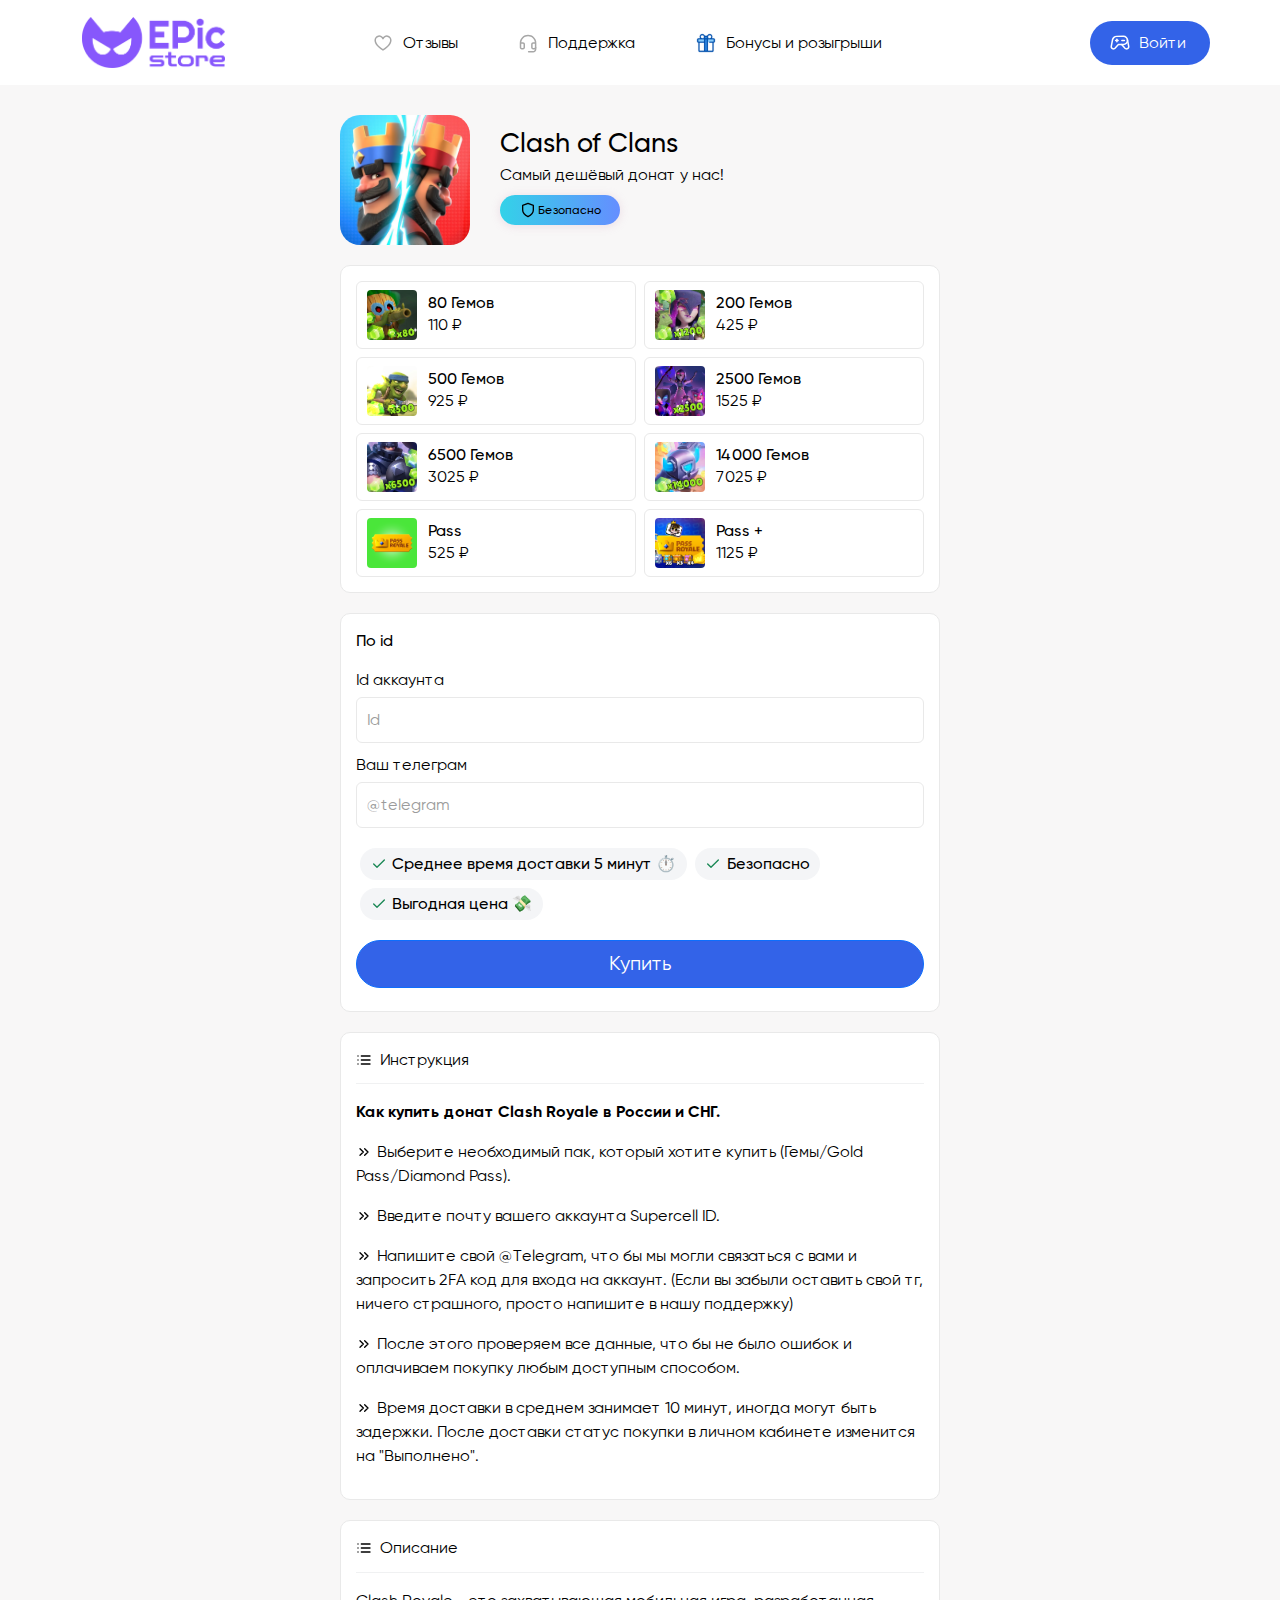
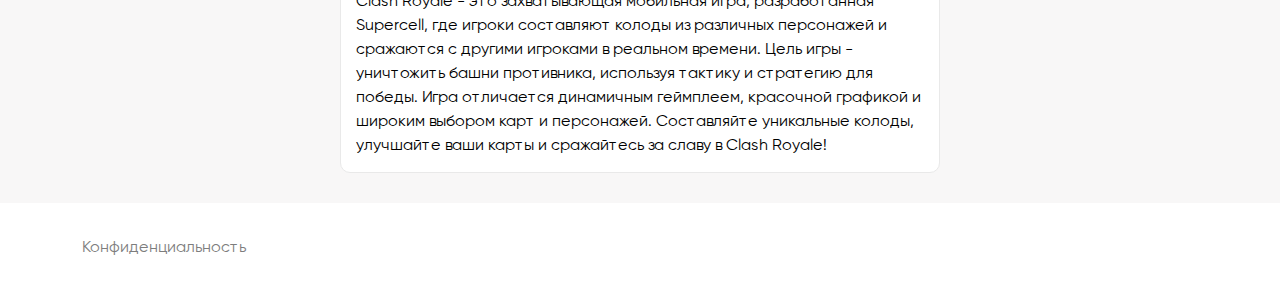
<file: products/clashRoayle/clashRoayle.html>
<!doctype html>
<html lang="ru-RU">
    <head>
        <meta charset="UTF-8">
        <meta name="viewport" content="width=device-width, initial-scale=1">

        <meta itemprop="description" content="Магазин игрового доната!">
        <meta itemprop="og:description" content="Магазин игрового доната!">
        <link media="all" href="../../cache/autoptimize/css/autoptimize_aaf5c9c3e99953ea307bc2b321fbbb73.css" rel="stylesheet">
        <title>Epic Store</title>
        <meta name='robots' content='max-image-preview:large'/>
        <link href='https://fonts.gstatic.com' crossorigin='anonymous' rel='preconnect'/>
        <meta name="generator" content="WordPress 6.6"/>
        <meta name="generator" content="WooCommerce 8.9.3"/>
        <meta name="generator" content="webp-uploads 2.0.1">
        <link rel="icon" href="../../minilogo.png"/>
        <link rel="shortcut icon" href="../../minilogo.png"/>
    </head>
    <body>

        <div class="container" id="container">
            <section id="header">
                <div class="container">
                    <div class="row">
                        <div class="col t-logo">
                            <a href="../../index.html">
                                <img class='light-logo' src="../../darklogo.png">
                            </a>
                        </div>
                        <ul id="menu-primary" class="col t-nav t-desktop">
                            <li class="t-nav-link">
                                <a href="../../reviews/reviews.html">Отзывы</a>
                            </li>
                            <li class="t-nav-link">
                                <a href="../../help/help.html">Поддержка</a>
                            </li>
                            <li class="t-nav-link">
                                <a href="../../bonus/bonus.html">Бонусы и розыгрыши</a>
                            </li>
                        </ul>
                            <div class="col-auto t-login">
                                <a class="login-btn round-btn text-center" href="../../accaunt/login.html">Войти </a>
                            </div>
                            <div class="col-auto t-menu">
                                <a class="t-menu-ico menu-btn"></a>
                            </div>
                    </div>
                </div>
                <nav class="mobile-nav">
                    <div class="mobile-nav__inner">
                        <ul id="menu-mobile-menu" class="">
                            <li class="pushy-link">
                                <a href="../../reviews/reviews.html">Отзывы</a>
                            </li>
                            <li class="pushy-link">
                                <a href="../../help/help.html">Поддержка</a>
                            </li>
                            <li class="pushy-link">
                                <a href="../../bonus/bonus.html">Бонусы и розыгрыши</a>
                            </li>
                        </ul>
                    </div>
                </nav>
                <script>
                    const menuButton = document.querySelector('.t-menu');
                    const mobileNav = document.querySelector('.mobile-nav');

                    menuButton.addEventListener('click', () => {
                    mobileNav.classList.toggle('active');
                    });
                </script>
            </section>
        </div>



        <div class="main-wrapper">
            <main id="primary" class="site-main">
                <section id='products'>
                    <div class='container'>
                        <div class='row'>
                            <div class='good-header'>
                                <div class='good-header-cover'>
                                    <div class='category-img-outer' style='background: linear-gradient()'>
                                        <div class='category-img-wrapper' style='background: linear-gradient()'></div>
                                        <img class='category-img lazy' src="clashRoyale.png" alt="">
                                    </div>
                                    <div class='good-header-data'>
                                        <h1 class='good-h1'>Clash of Clans</h1>
                                        <div class='good-header-data-description'>Самый дешёвый донат у нас!</div>
                                        <div class='good-header-data-official'>
                                            <div class='good-header-data-official_pan'>
                                                <i class='i i-shield'></i>
                                                Безопасно
                                            </div>
                                        </div>
                                    </div>
                                </div>
                            </div>
                        </div>
                        <div class='row t-products-row block-section block-section-border'>
                            <div class="t-product-card " data-product-info='{"id": 118, "price": 110}'>
                                <div class="pack selection">
                                    <div class="pack-data">
                                        <img src='80gem.png' alt="" class="lazyload pack-cover" width="50" height="50">
                                        <div class="pack-info">
                                            <div class="pack-name">80 Гемов</div>
                                            <div class="pack-prices">
                                                <div class="pack-prices_actual">110 &#8381;</div>
                                            </div>
                                        </div>
                                    </div>
                                    <div class="pack-cart-icon">
                                        <i class="i i-check"></i>
                                    </div>
                                </div>
                            </div>
                            <div class="t-product-card " data-product-info='{"id": 118, "price": 425}'>
                                <div class="pack selection">
                                    <div class="pack-data">
                                        <img src='200gem.png' alt="" class="lazyload pack-cover" width="50" height="50">
                                        <div class="pack-info">
                                            <div class="pack-name">200 Гемов</div>
                                            <div class="pack-prices">
                                                <div class="pack-prices_actual">425 &#8381;</div>
                                            </div>
                                        </div>
                                    </div>
                                    <div class="pack-cart-icon">
                                        <i class="i i-check"></i>
                                    </div>
                                </div>
                            </div>
                            <div class="t-product-card " data-product-info='{"id": 118, "price": 925}'>
                                <div class="pack selection">
                                    <div class="pack-data">
                                        <img src='500gem.png' alt="" class="lazyload pack-cover" width="50" height="50">
                                        <div class="pack-info">
                                            <div class="pack-name">500 Гемов</div>
                                            <div class="pack-prices">
                                                <div class="pack-prices_actual">925 &#8381;</div>
                                            </div>
                                        </div>
                                    </div>
                                    <div class="pack-cart-icon">
                                        <i class="i i-check"></i>
                                    </div>
                                </div>
                            </div>
                            <div class="t-product-card " data-product-info='{"id": 118, "price": 1525}'>
                                <div class="pack selection">
                                    <div class="pack-data">
                                        <img src='2500gem.png' alt="" class="lazyload pack-cover" width="50" height="50">
                                        <div class="pack-info">
                                            <div class="pack-name">2500 Гемов</div>
                                            <div class="pack-prices">
                                                <div class="pack-prices_actual">1525 &#8381;</div>
                                            </div>
                                        </div>
                                    </div>
                                    <div class="pack-cart-icon">
                                        <i class="i i-check"></i>
                                    </div>
                                </div>
                            </div>
                            <div class="t-product-card " data-product-info='{"id": 118, "price": 3025}'>
                                <div class="pack selection">
                                    <div class="pack-data">
                                        <img src='6500gem.png' alt="" class="lazyload pack-cover" width="50" height="50">
                                        <div class="pack-info">
                                            <div class="pack-name">6500 Гемов</div>
                                            <div class="pack-prices">
                                                <div class="pack-prices_actual">3025 &#8381;</div>
                                            </div>
                                        </div>
                                    </div>
                                    <div class="pack-cart-icon">
                                        <i class="i i-check"></i>
                                    </div>
                                </div>
                            </div>
                            <div class="t-product-card " data-product-info='{"id": 118, "price": 7025}'>
                                <div class="pack selection">
                                    <div class="pack-data">
                                        <img src='14000gem.png' alt="" class="lazyload pack-cover" width="50" height="50">
                                        <div class="pack-info">
                                            <div class="pack-name">14000 Гемов</div>
                                            <div class="pack-prices">
                                                <div class="pack-prices_actual">7025 &#8381;</div>
                                            </div>
                                        </div>
                                    </div>
                                    <div class="pack-cart-icon">
                                        <i class="i i-check"></i>
                                    </div>
                                </div>
                            </div>
                            <div class="t-product-card " data-product-info='{"id": 118, "price": 525}'>
                                <div class="pack selection">
                                    <div class="pack-data">
                                        <img src='pass.png' alt="" class="lazyload pack-cover" width="50" height="50">
                                        <div class="pack-info">
                                            <div class="pack-name">Pass</div>
                                            <div class="pack-prices">
                                                <div class="pack-prices_actual">525 &#8381;</div>
                                            </div>
                                        </div>
                                    </div>
                                    <div class="pack-cart-icon">
                                        <i class="i i-check"></i>
                                    </div>
                                </div>
                            </div>
                            <div class="t-product-card " data-product-info='{"id": 118, "price": 1125}'>
                                <div class="pack selection">
                                    <div class="pack-data">
                                        <img src='Pass+.png' alt="" class="lazyload pack-cover" width="50" height="50">
                                        <div class="pack-info">
                                            <div class="pack-name">Pass +</div>
                                            <div class="pack-prices">
                                                <div class="pack-prices_actual">1125 &#8381;</div>
                                            </div>
                                        </div>
                                    </div>
                                    <div class="pack-cart-icon">
                                        <i class="i i-check"></i>
                                    </div>
                                </div>
                            </div>

                        </div>
                        <div class='row block-section block-section-border fields-row'>
                            <div class='payment-option-header'>По id</div>
                            <div class='form-group form-row-wide'>
                                <form class='category-order-form'>
                                    <input class='form-check-input' type='hidden' name='type' id='type_manual' value='manual' checked>
                                    <input class='form-check-input' type='hidden' name='termId' id='termId' value='33' data-label='33' checked>
                                    <input class='form-check-input' type='hidden' name='paymentBy' id='paymentBy' value='По входу на Riot Gаmes'>
                                    <div class='form-control-wrap'>
                                        <label>
                                            <div>Id аккаунта</div>
                                            <input type='text' class='form-control' name='login' id='login' placeholder='Id' required>
                                        </label>
                                    </div>
                                    <div class='form-control-wrap'>
                                        <label>
                                            <div>Ваш телеграм</div>
                                            <input type='text' class='form-control' name='contact_me' id='contact_me' autocomplete='off' placeholder='@telegram' value='' required>
                                        </label>
                                    </div>
                                    <div class="good-advantages">
                                        <div class='good-advantages_item'>
                                            <i class='i i-check'></i>
                                            Среднее время доставки 5 минут ⏱️
                                        </div>
                                        <div class='good-advantages_item'>
                                            <i class='i i-check'></i>
                                            Безопасно
                                        </div>
                                        <div class='good-advantages_item'>
                                            <i class='i i-check'></i>
                                            Выгодная цена 💸
                                        </div>
                                    </div>
                                    <div class='good-overal-buy'>
                                        <button class='btn btn-lg btn-primary' type='submit'>Купить</button>
                                    </div>
                                </form>
                            </div>
                        </div>
                        <div class='row block-section block-section-border'>
                            <div class='good-data-item_label'>
                                <i class='i i-todo'></i>
                                Инструкция
                            </div>
                            <div class='good-data-item_text'>
                                <strong>Как купить донат Clash Royale в России и СНГ.</strong>
                                <ul>
                                    <li>Выберите необходимый пак, который хотите купить (Гемы/Gold Pass/Diamond Pass).</li>
                                    <li>Введите почту вашего аккаунта Supercell ID.</li>
                                    <li>Напишите свой @Telegram, что бы мы могли связаться с вами и запросить 2FA код для входа на аккаунт. (Если вы забыли оставить свой тг, ничего страшного, просто напишите в нашу поддержку)</li>
                                    <li>После этого проверяем все данные, что бы не было ошибок и оплачиваем покупку любым доступным способом.</li>
                                    <li>Время доставки в среднем занимает 10 минут, иногда могут быть задержки. После доставки статус покупки в личном кабинете изменится на "Выполнено".</li>
                                </ul>
                            </div>
                        </div>
                        <div class='row block-section block-section-border'>
                            <div class='good-data-item_label'>
                                <i class='i i-todo'></i>
                                Описание
                            </div>
                            <div class='good-data-item_text'>Clash Royale - это захватывающая мобильная игра, разработанная Supercell, где игроки составляют колоды из различных персонажей и сражаются с другими игроками в реальном времени. Цель игры - уничтожить башни противника, используя тактику и стратегию для победы. Игра отличается динамичным геймплеем, красочной графикой и широким выбором карт и персонажей. Составляйте уникальные колоды, улучшайте ваши карты и сражайтесь за славу в Clash Royale!</div>
                        </div>
                    </div>
                </section>
                <div class="modal fade" id="steamModal" aria-modal="true" role="dialog">
                    <div class="modal-dialog modal-dialog-centered">
                        <div class="modal-content">
                            <div class="modal-body">
                                <div class="content">
                                    <noscript>
                                        <img class="steam-img" src="https://coolgameservice.com/wp-content/themes/CoolGameServiceMain/assets/img/steam-gif.webp" alt="Steam login">
                                    </noscript>
                                    <img class="lazyload steam-img" src='data:image/svg+xml,%3Csvg%20xmlns=%22http://www.w3.org/2000/svg%22%20viewBox=%220%200%20210%20140%22%3E%3C/svg%3E' data-src="https://coolgameservice.com/wp-content/themes/CoolGameServiceMain/assets/img/steam-gif.webp" alt="Steam login">
                                    <button class="t-save-btn close-steam-modal">Окей</button>
                                </div>
                            </div>
                        </div>
                    </div>
                </div>
            </main>
        </div>
        <footer>
            <div class="container">
                <div class="row align-items-center">
                    <div class="col-4 col-sm-8">
                        <div class="menu-footer-container">
                            <ul id="menu-footer" class="row t-links">
                                <div class="col-auto">
                                    <a rel="privacy-policy" href="https://coolgameservice.com/privacy-policy/">Конфиденциальность</a>
                                </div>
                            </ul>
                        </div>
                    </div>
                    <div class="col-8 col-sm-4">
                        <div class="row t-s">
                            <div class="col-auto">
                                <a target="_blank" rel="nofollow" href="https://t.me/CoolGameService">
                                    <noscript>
                                        <img src="https://coolgameservice.com/wp-content/uploads/2023/09/telegram.svg" alt="https://t.me/CoolGameService">
                                    </noscript>
                                    <img class="lazyload" src='data:image/svg+xml,%3Csvg%20xmlns=%22http://www.w3.org/2000/svg%22%20viewBox=%220%200%20210%20140%22%3E%3C/svg%3E' data-src="https://coolgameservice.com/wp-content/uploads/2023/09/telegram.svg" alt="https://t.me/CoolGameService">
                                </a>
                            </div>
                            <div class="col-auto hidden">
                                <a href="https://freekassa.ru" target="_blank" rel="noopener noreferrer">
                                    <noscript>
                                        <img src="https://cdn.freekassa.ru/banners/big-dark-1.png" title="Прием платежей на сайте">
                                    </noscript>
                                    <img class="lazyload" src='data:image/svg+xml,%3Csvg%20xmlns=%22http://www.w3.org/2000/svg%22%20viewBox=%220%200%20210%20140%22%3E%3C/svg%3E' data-src="https://cdn.freekassa.ru/banners/big-dark-1.png" title="Прием платежей на сайте">
                                </a>
                            </div>
                        </div>
                    </div>
                </div>
            </div>
        </footer>
        <script>
            // Проверяем, есть ли сохраненный email в локальном хранилище
            const savedEmail = localStorage.getItem('email');

            if (savedEmail) {
                // Получаем все ссылки с указанными классами
                const links = document.querySelectorAll('.login-btn.round-btn.text-center');

                // Применяем изменения
                links.forEach(link => {
                    link.className = 'account-btn'; // Заменяем класс
                    link.textContent = ''; // Удаляем текст внутри ссылки
                    link.href = '../accaunt/myAccaunt.html'; // Устанавливаем ссылку на файл myAccount.html
                });
            }
        </script>




</body>
</html>
</file>
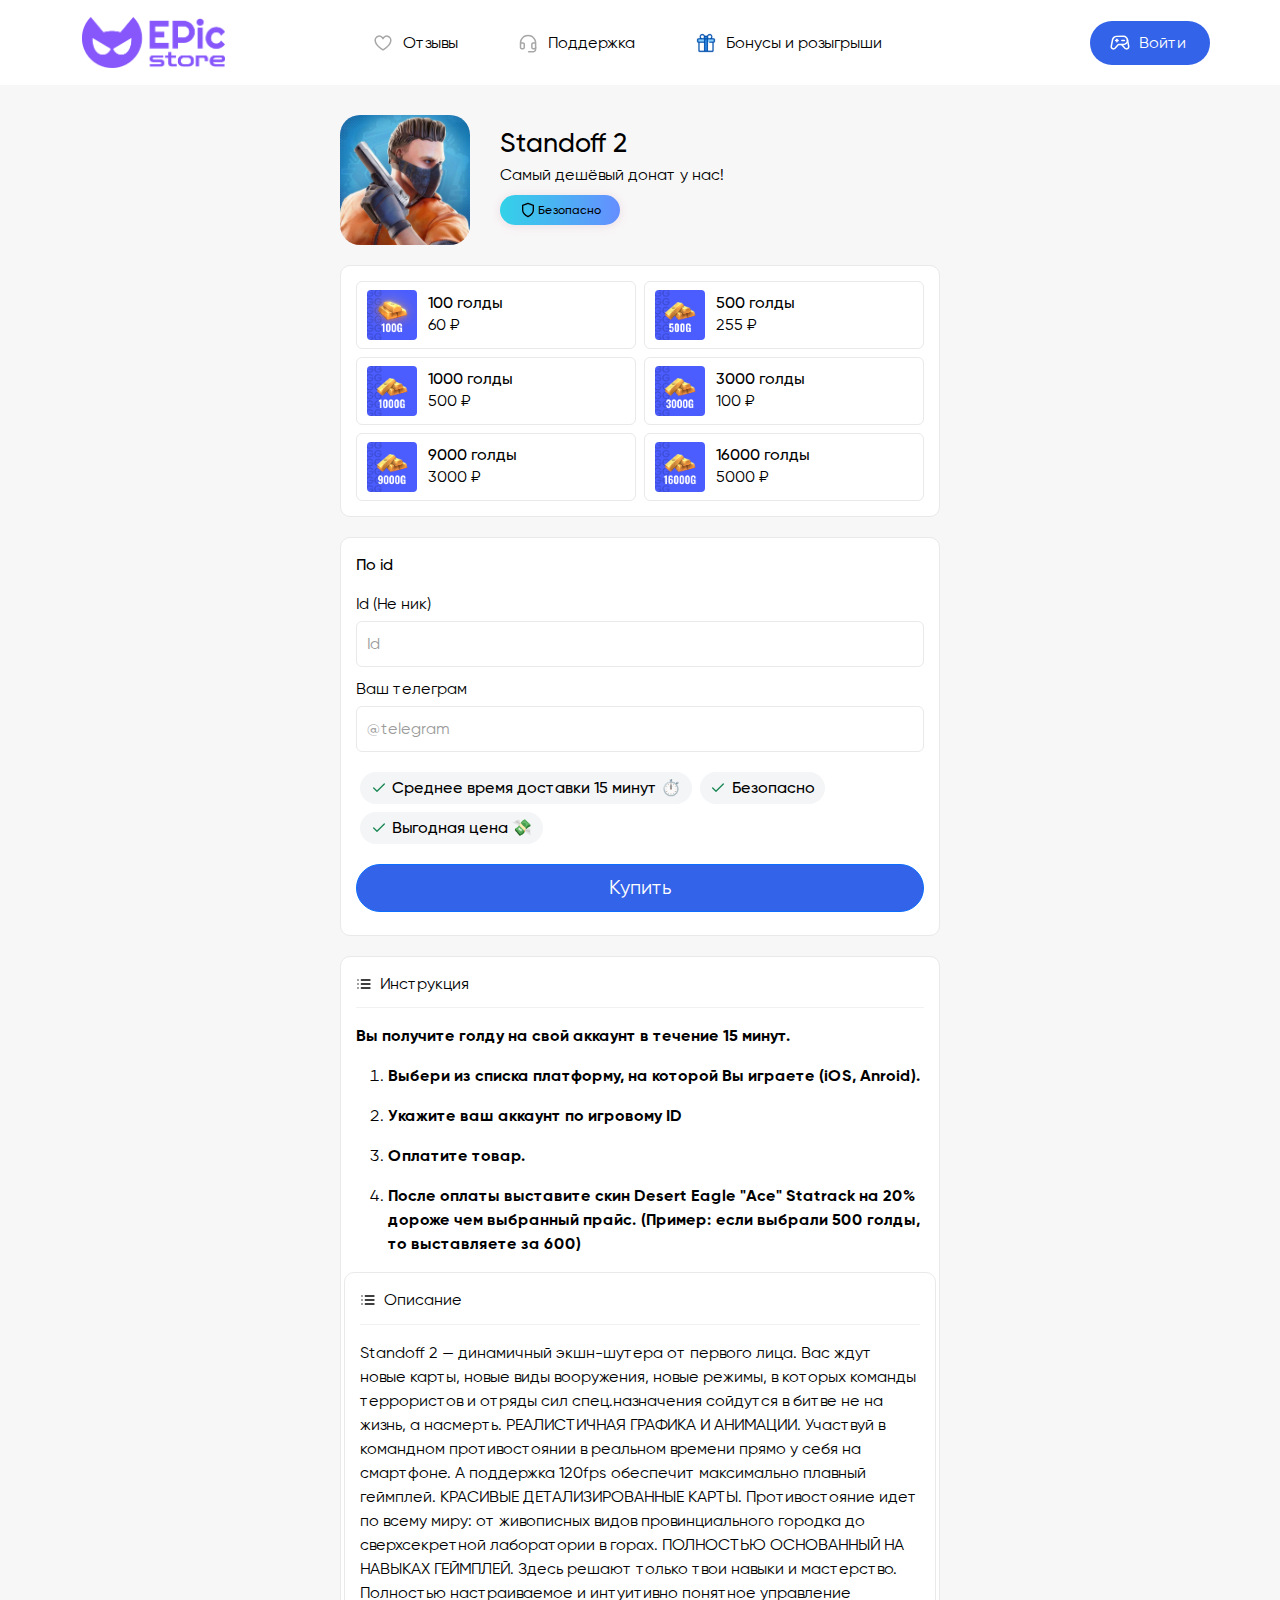
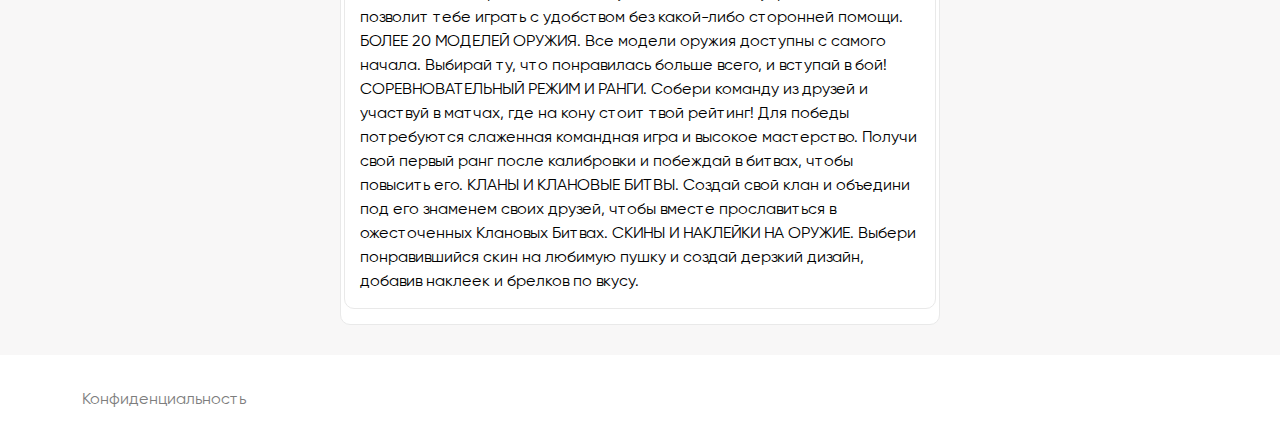
<file: products/standoff/standoff.html>
<!doctype html>
<html lang="ru-RU">
    <head>
        <meta charset="UTF-8">
        <meta name="viewport" content="width=device-width, initial-scale=1">

        <meta itemprop="description" content="Магазин игрового доната!">
        <meta itemprop="og:description" content="Магазин игрового доната!">
        <link media="all" href="../../cache/autoptimize/css/autoptimize_aaf5c9c3e99953ea307bc2b321fbbb73.css" rel="stylesheet">
        <title>Epic Store</title>
        <meta name='robots' content='max-image-preview:large'/>
        <link href='https://fonts.gstatic.com' crossorigin='anonymous' rel='preconnect'/>
        <meta name="generator" content="WordPress 6.6"/>
        <meta name="generator" content="WooCommerce 8.9.3"/>
        <meta name="generator" content="webp-uploads 2.0.1">
        <link rel="icon" href="../../minilogo.png"/>
        <link rel="shortcut icon" href="../../minilogo.png"/>
    </head>
    <body>

        <div class="container" id="container">
            <section id="header">
                <div class="container">
                    <div class="row">
                        <div class="col t-logo">
                            <a href="../../index.html">
                                <img class='light-logo' src="../../darklogo.png">
                            </a>
                        </div>
                        <ul id="menu-primary" class="col t-nav t-desktop">
                            <li class="t-nav-link">
                                <a href="../../reviews/reviews.html">Отзывы</a>
                            </li>
                            <li class="t-nav-link">
                                <a href="../../help/help.html">Поддержка</a>
                            </li>
                            <li class="t-nav-link">
                                <a href="../../bonus/bonus.html">Бонусы и розыгрыши</a>
                            </li>
                        </ul>
                            <div class="col-auto t-login">
                                <a class="login-btn round-btn text-center" href="../../accaunt/login.html">Войти </a>
                            </div>
                            <div class="col-auto t-menu">
                                <a class="t-menu-ico menu-btn"></a>
                            </div>
                    </div>
                </div>
                <nav class="mobile-nav">
                    <div class="mobile-nav__inner">
                        <ul id="menu-mobile-menu" class="">
                            <li class="pushy-link">
                                <a href="../../reviews/reviews.html">Отзывы</a>
                            </li>
                            <li class="pushy-link">
                                <a href="../../help/help.html">Поддержка</a>
                            </li>
                            <li class="pushy-link">
                                <a href="../../bonus/bonus.html">Бонусы и розыгрыши</a>
                            </li>
                        </ul>
                    </div>
                </nav>
                <script>
                    const menuButton = document.querySelector('.t-menu');
                    const mobileNav = document.querySelector('.mobile-nav');

                    menuButton.addEventListener('click', () => {
                    mobileNav.classList.toggle('active');
                    });
                </script>
            </section>
        </div>


        <div class="main-wrapper">
            <main id="primary" class="site-main">
                <section id='products'>
                    <div class='container'>
                        <div class='row'>
                            <div class='good-header'>
                                <div class='good-header-cover'>
                                    <div class='category-img-outer' style='background: linear-gradient()'>
                                        <div class='category-img-wrapper' style='background: linear-gradient()'></div>
                                        <img class='category-img lazy' src="standoff.png" alt="">
                                    </div>
                                    <div class='good-header-data'>
                                        <h1 class='good-h1'>Standoff 2</h1>
                                        <div class='good-header-data-description'>Самый дешёвый донат у нас!</div>
                                        <div class='good-header-data-official'>
                                            <div class='good-header-data-official_pan'>
                                                <i class='i i-shield'></i>
                                                Безопасно
                                            </div>
                                        </div>
                                    </div>
                                </div>
                            </div>
                        </div>
                        <div class='row t-products-row block-section block-section-border'>
                            <div class="t-product-card " data-product-info='{"id": 118, "price": 60}'>
                                <div class="pack selection">
                                    <div class="pack-data">
                                        <img src='100g.png' alt="" class="lazyload pack-cover" width="50" height="50">
                                        <div class="pack-info">
                                            <div class="pack-name">100 голды</div>
                                            <div class="pack-prices">
                                                <div class="pack-prices_actual">60 &#8381;</div>
                                            </div>
                                        </div>
                                    </div>
                                    <div class="pack-cart-icon">
                                        <i class="i i-check"></i>
                                    </div>
                                </div>
                            </div>
                            <div class="t-product-card " data-product-info='{"id": 118, "price": 255}'>
                                <div class="pack selection">
                                    <div class="pack-data">
                                        <img src='500g.jpg' alt="" class="lazyload pack-cover" width="50" height="50">
                                        <div class="pack-info">
                                            <div class="pack-name">500 голды</div>
                                            <div class="pack-prices">
                                                <div class="pack-prices_actual">255 &#8381;</div>
                                            </div>
                                        </div>
                                    </div>
                                    <div class="pack-cart-icon">
                                        <i class="i i-check"></i>
                                    </div>
                                </div>
                            </div>
                            <div class="t-product-card " data-product-info='{"id": 118, "price": 500}'>
                                <div class="pack selection">
                                    <div class="pack-data">
                                        <img src='1000g.png' alt="" class="lazyload pack-cover" width="50" height="50">
                                        <div class="pack-info">
                                            <div class="pack-name">1000 голды</div>
                                            <div class="pack-prices">
                                                <div class="pack-prices_actual">500 &#8381;</div>
                                            </div>
                                        </div>
                                    </div>
                                    <div class="pack-cart-icon">
                                        <i class="i i-check"></i>
                                    </div>
                                </div>
                            </div>
                            <div class="t-product-card " data-product-info='{"id": 118, "price": 1000}'>
                                <div class="pack selection">
                                    <div class="pack-data">
                                        <img src='3000g.png' alt="" class="lazyload pack-cover" width="50" height="50">
                                        <div class="pack-info">
                                            <div class="pack-name">3000 голды</div>
                                            <div class="pack-prices">
                                                <div class="pack-prices_actual">100 &#8381;</div>
                                            </div>
                                        </div>
                                    </div>
                                    <div class="pack-cart-icon">
                                        <i class="i i-check"></i>
                                    </div>
                                </div>
                            </div>
                            <div class="t-product-card " data-product-info='{"id": 118, "price": 3000}'>
                                <div class="pack selection">
                                    <div class="pack-data">
                                        <img src='9000g.png' alt="" class="lazyload pack-cover" width="50" height="50">
                                        <div class="pack-info">
                                            <div class="pack-name">9000 голды</div>
                                            <div class="pack-prices">
                                                <div class="pack-prices_actual">3000 &#8381;</div>
                                            </div>
                                        </div>
                                    </div>
                                    <div class="pack-cart-icon">
                                        <i class="i i-check"></i>
                                    </div>
                                </div>
                            </div>
                            <div class="t-product-card " data-product-info='{"id": 118, "price": 5000}'>
                                <div class="pack selection">
                                    <div class="pack-data">
                                        <img src='16000g.png' alt="" class="lazyload pack-cover" width="50" height="50">
                                        <div class="pack-info">
                                            <div class="pack-name">16000 голды</div>
                                            <div class="pack-prices">
                                                <div class="pack-prices_actual">5000 &#8381;</div>
                                            </div>
                                        </div>
                                    </div>
                                    <div class="pack-cart-icon">
                                        <i class="i i-check"></i>
                                    </div>
                                </div>
                            </div>

                        </div>
                        <div class='row block-section block-section-border fields-row'>
                            <div class='payment-option-header'>По id</div>
                            <div class='form-group form-row-wide'>
                                <form class='category-order-form'>
                                    <input class='form-check-input' type='hidden' name='type' id='type_manual' value='manual' checked>
                                    <input class='form-check-input' type='hidden' name='termId' id='termId' value='33' data-label='33' checked>
                                    <input class='form-check-input' type='hidden' name='paymentBy' id='paymentBy' value='По входу на Riot Gаmes'>
                                    <div class='form-control-wrap'>
                                        <label>
                                            <div>Id (Не ник)</div>
                                            <input type='text' class='form-control' name='login' id='login' placeholder='Id' required>
                                        </label>
                                    </div>
                                    <div class='form-control-wrap'>
                                        <label>
                                            <div>Ваш телеграм</div>
                                            <input type='text' class='form-control' name='contact_me' id='contact_me' autocomplete='off' placeholder='@telegram' value='' required>
                                        </label>
                                    </div>
                                    <div class="good-advantages">
                                        <div class='good-advantages_item'>
                                            <i class='i i-check'></i>
                                            Среднее время доставки 15 минут ⏱️
                                        </div>
                                        <div class='good-advantages_item'>
                                            <i class='i i-check'></i>
                                            Безопасно
                                        </div>
                                        <div class='good-advantages_item'>
                                            <i class='i i-check'></i>
                                            Выгодная цена 💸
                                        </div>
                                    </div>
                                    <div class='good-overal-buy'>
                                        <button class='btn btn-lg btn-primary' type='submit'>Купить</button>
                                    </div>
                                </form>
                            </div>
                        </div>
                        <div class='row block-section block-section-border'>
                            <div class='good-data-item_label'>
                                <i class='i i-todo'></i>
                                Инструкция
                            </div>
                            <div class='good-data-item_text'>
                                <strong>Вы получите голду на свой аккаунт в течение 15 минут.
                                </strong>
                                <strong></strong>
                                <strong></strong>
                                <ol>
                                    <li>
                                        <strong>Выбери из списка платформу, на которой Вы играете (iOS, Anroid).</strong>
                                        </strong>
                                    </li>
                                    <li>
                                        <strong>Укажите ваш аккаунт по игровому ID
                                        </strong>
                                        <em>                                        </em>
                                    </li>
                                    <li>
                                        <strong>Оплатите товар.
                                        </strong>
                                    </li>
                                    <li>
                                        <strong>После оплаты выставите скин Desert Eagle "Ace" Statrack на 20% дороже чем выбранный прайс. (Пример: если выбрали 500 голды, то выставляете за 600)
                                        
                                        </strong>

                                    </li>
                                </ol>
                        <div class='row block-section block-section-border'>
                            <div class='good-data-item_label'>
                                <i class='i i-todo'></i>
                                Описание
                            </div>
                            <div class='good-data-item_text'>Standoff 2 — динамичный экшн-шутера от первого лица. Вас ждут новые карты, новые виды вооружения, новые режимы, в которых команды террористов и отряды сил спец.назначения сойдутся в битве не на жизнь, а насмерть.

                                РЕАЛИСТИЧНАЯ ГРАФИКА И АНИМАЦИИ. Участвуй в командном противостоянии в реальном времени прямо у cебя на смартфоне. А поддержка 120fps обеспечит максимально плавный геймплей.
                                КРАСИВЫЕ ДЕТАЛИЗИРОВАННЫЕ КАРТЫ. Противостояние идет по всему миру: от живописных видов провинциального городка до сверхсекретной лаборатории в горах.
                                ПОЛНОСТЬЮ ОСНОВАННЫЙ НА НАВЫКАХ ГЕЙМПЛЕЙ. Здесь решают только твои навыки и мастерство. Полностью настраиваемое и интуитивно понятное управление позволит тебе играть с удобством без какой-либо сторонней помощи.
                                БОЛЕЕ 20 МОДЕЛЕЙ ОРУЖИЯ. Все модели оружия доступны с самого начала. Выбирай ту, что понравилась больше всего, и вступай в бой!
                                СОРЕВНОВАТЕЛЬНЫЙ РЕЖИМ И РАНГИ. Собери команду из друзей и участвуй в матчах, где на кону стоит твой рейтинг! Для победы потребуются слаженная командная игра и высокое мастерство. Получи свой первый ранг после калибровки и побеждай в битвах, чтобы повысить его.
                                КЛАНЫ И КЛАНОВЫЕ БИТВЫ. Создай свой клан и объедини под его знаменем своих друзей, чтобы вместе прославиться в ожесточенных Клановых Битвах.
                                СКИНЫ И НАКЛЕЙКИ НА ОРУЖИЕ. Выбери понравившийся скин на любимую пушку и создай дерзкий дизайн, добавив наклеек и брелков по вкусу.
                                </div>
                        </div>
                    </div>
                </section>
                <div class="modal fade" id="steamModal" aria-modal="true" role="dialog">
                    <div class="modal-dialog modal-dialog-centered">
                        <div class="modal-content">
                            <div class="modal-body">
                                <div class="content">
                                    <noscript>
                                        <img class="steam-img" src="https://coolgameservice.com/wp-content/themes/CoolGameServiceMain/assets/img/steam-gif.webp" alt="Steam login">
                                    </noscript>
                                    <img class="lazyload steam-img" src='data:image/svg+xml,%3Csvg%20xmlns=%22http://www.w3.org/2000/svg%22%20viewBox=%220%200%20210%20140%22%3E%3C/svg%3E' data-src="https://coolgameservice.com/wp-content/themes/CoolGameServiceMain/assets/img/steam-gif.webp" alt="Steam login">
                                    <button class="t-save-btn close-steam-modal">Окей</button>
                                </div>
                            </div>
                        </div>
                    </div>
                </div>
            </main>
        </div>
        <footer>
            <div class="container">
                <div class="row align-items-center">
                    <div class="col-4 col-sm-8">
                        <div class="menu-footer-container">
                            <ul id="menu-footer" class="row t-links">
                                <div class="col-auto">
                                    <a rel="privacy-policy" href="https://coolgameservice.com/privacy-policy/">Конфиденциальность</a>
                                </div>
                            </ul>
                        </div>
                    </div>
                    <div class="col-8 col-sm-4">
                        <div class="row t-s">
                            <div class="col-auto">
                                <a target="_blank" rel="nofollow" href="https://t.me/CoolGameService">
                                    <noscript>
                                        <img src="https://coolgameservice.com/wp-content/uploads/2023/09/telegram.svg" alt="https://t.me/CoolGameService">
                                    </noscript>
                                    <img class="lazyload" src='data:image/svg+xml,%3Csvg%20xmlns=%22http://www.w3.org/2000/svg%22%20viewBox=%220%200%20210%20140%22%3E%3C/svg%3E' data-src="https://coolgameservice.com/wp-content/uploads/2023/09/telegram.svg" alt="https://t.me/CoolGameService">
                                </a>
                            </div>
                            <div class="col-auto hidden">
                                <a href="https://freekassa.ru" target="_blank" rel="noopener noreferrer">
                                    <noscript>
                                        <img src="https://cdn.freekassa.ru/banners/big-dark-1.png" title="Прием платежей на сайте">
                                    </noscript>
                                    <img class="lazyload" src='data:image/svg+xml,%3Csvg%20xmlns=%22http://www.w3.org/2000/svg%22%20viewBox=%220%200%20210%20140%22%3E%3C/svg%3E' data-src="https://cdn.freekassa.ru/banners/big-dark-1.png" title="Прием платежей на сайте">
                                </a>
                            </div>
                        </div>
                    </div>
                </div>
            </div>
        </footer>
        <script>
            // Проверяем, есть ли сохраненный email в локальном хранилище
            const savedEmail = localStorage.getItem('email');

            if (savedEmail) {
                // Получаем все ссылки с указанными классами
                const links = document.querySelectorAll('.login-btn.round-btn.text-center');

                // Применяем изменения
                links.forEach(link => {
                    link.className = 'account-btn'; // Заменяем класс
                    link.textContent = ''; // Удаляем текст внутри ссылки
                    link.href = '../../accaunt/myAccaunt.html'; // Устанавливаем ссылку на файл myAccount.html
                });
            }
        </script>




</body>
</html>
</file>
